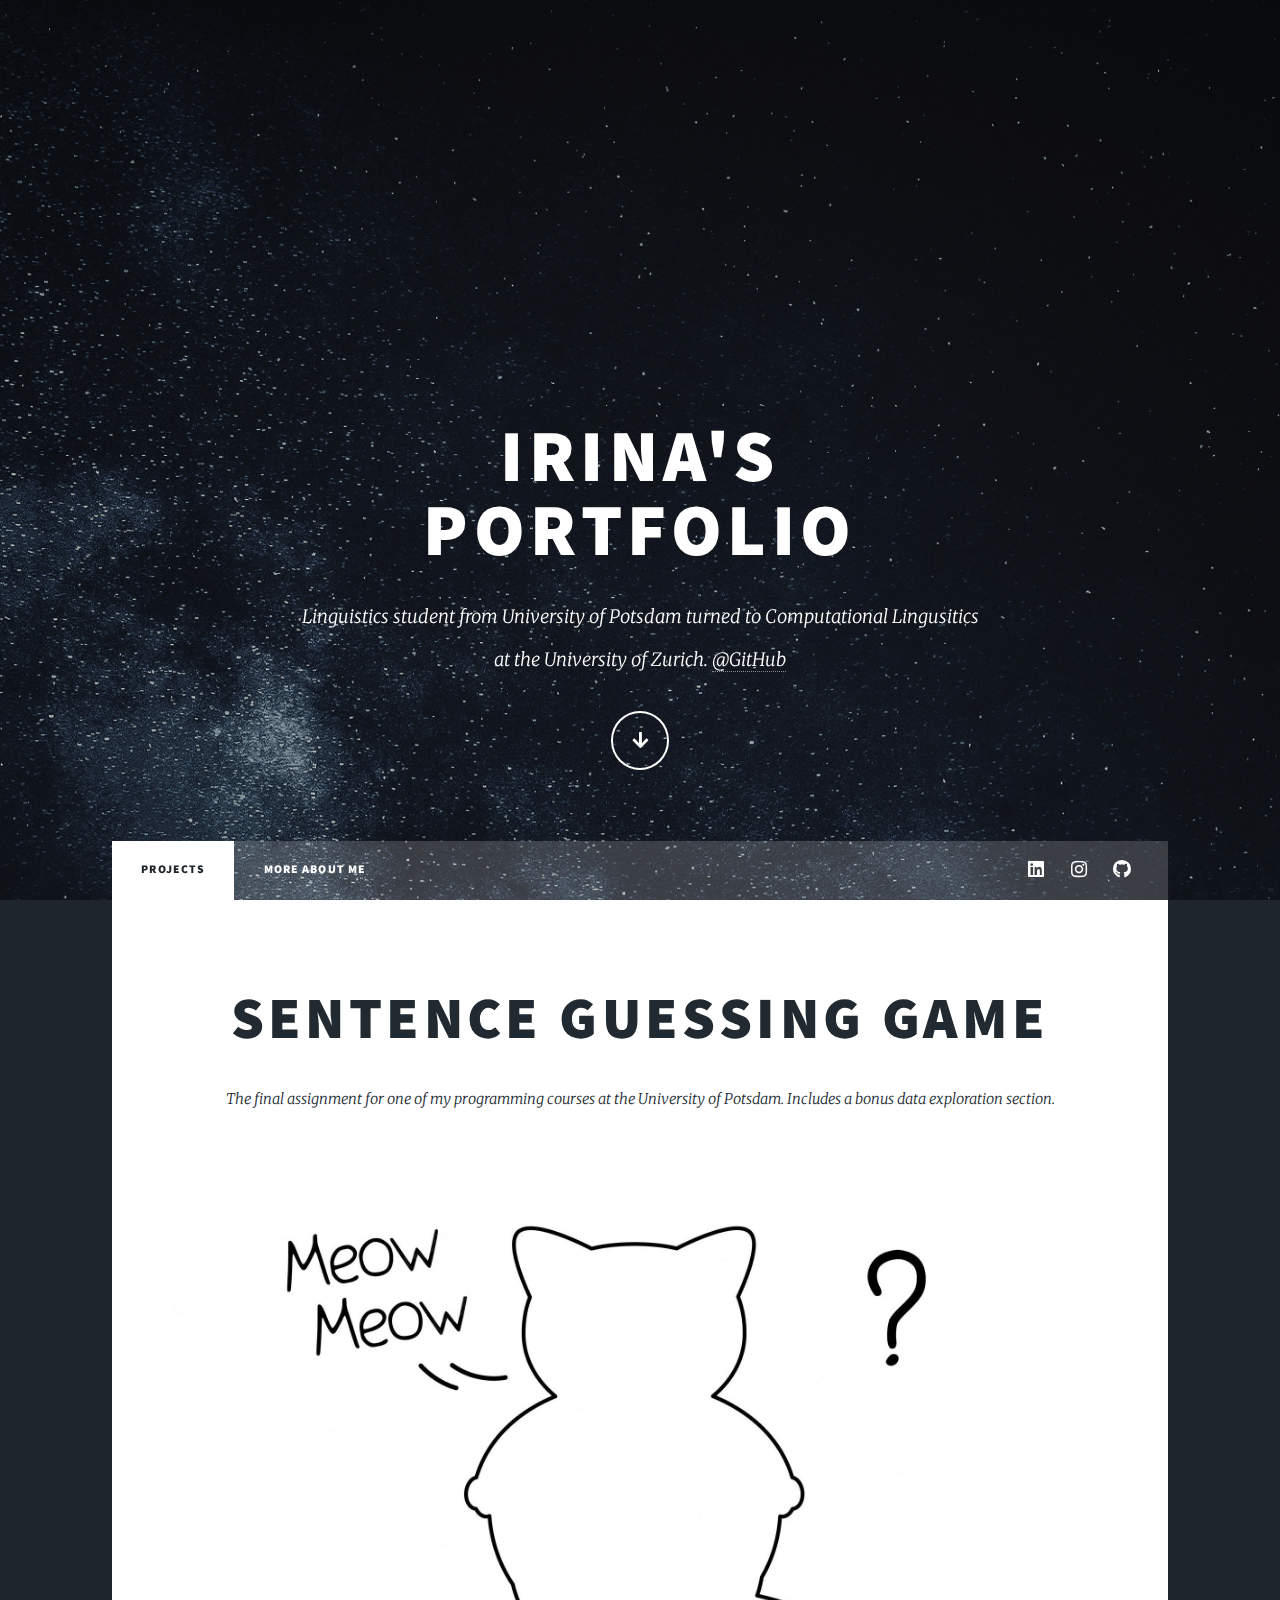
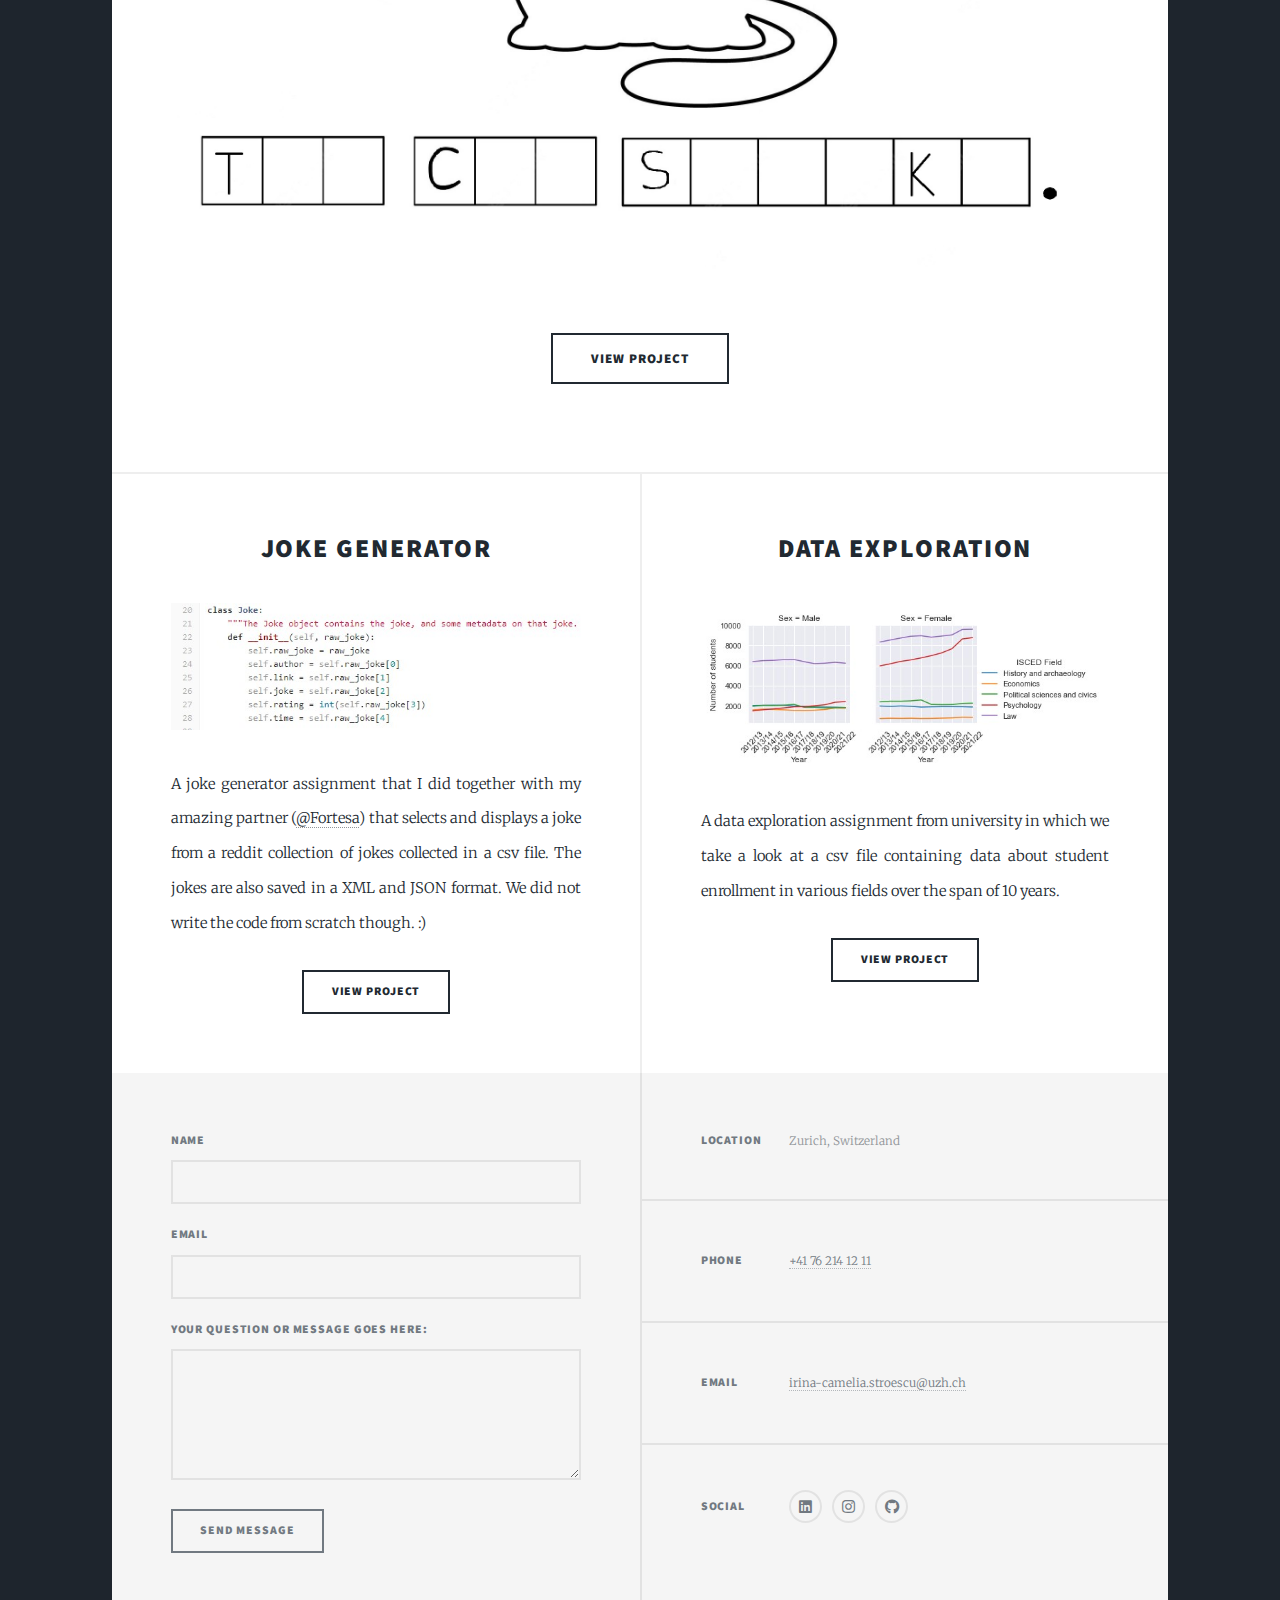
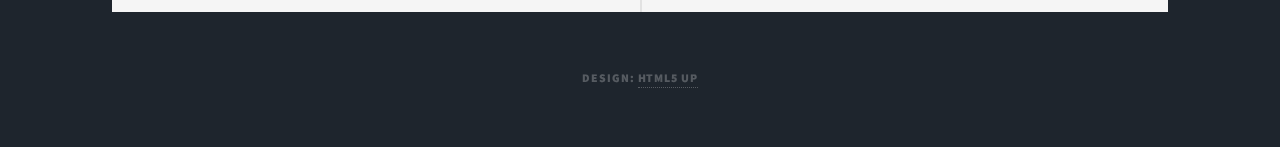
<file: index.html>
<!DOCTYPE HTML>
<!--
	Massively by HTML5 UP
	html5up.net | @ajlkn
	Free for personal and commercial use under the CCA 3.0 license (html5up.net/license)
-->
<html>
	<head>
		<title>Irina's Portfolio </title>
		<meta charset="utf-8" />
		<meta name="viewport" content="width=device-width, initial-scale=1, user-scalable=no" />
		<link rel="stylesheet" href="assets/css/main.css" />
		<noscript><link rel="stylesheet" href="assets/css/noscript.css" /></noscript>
	</head>
	<body class="is-preload">

		<!-- Wrapper -->
			<div id="wrapper" class="fade-in">

				<!-- Intro -->
					<div id="intro">
						<h1>Irina's<br />
						Portfolio</h1>
						<p>Linguistics student from University of Potsdam turned to Computational Lingusitics </br> at the University of Zurich. <a href="https://github.com/Hiraiu">@GitHub</a></p>
						<ul class="actions">
							<li><a href="#header" class="button icon solid solo fa-arrow-down scrolly">Continue</a></li>
						</ul>
					</div>

				<!-- Header -->
					<header id="header">
						<a href="index.html" class="logo">Portfolio</a>
					</header>

				<!-- Nav -->
					<nav id="nav">
						<ul class="links">
							<li class="active"><a href="index.html">Projects</a></li>
							<li><a href="generic.html">More about me</a></li>
						</ul>
						<ul class="icons">
							<li><a href="https://www.linkedin.com/in/irina-stroescu/" class="icon brands alt fa-linkedin"><span class="label">Linkedin</span></a></li>
							<li><a href="https://www.instagram.com/str.irina/" class="icon brands fa-instagram"><span class="label">Instagram</span></a></li>
							<li><a href="https://github.com/Hiraiu" class="icon brands fa-github"><span class="label">GitHub</span></a></li>
						</ul>
					</nav>

				<!-- Main -->
					<div id="main">

						<!-- Featured Post -->
							<article class="post featured">
								<header class="major">
									<h2><a href="#"> Sentence guessing game</a></h2>
									<p>The final assignment for one of my programming courses at the University of Potsdam. Includes a bonus data exploration section. </p>
								</header>
								<a class="image main"><img src="images/catguess.jpg" alt="" /></a>
								<ul class="actions special">
									<li><a href="https://github.com/Hiraiu/SentenceGuessingGame" class="button large">View project</a></li>
								</ul>
							</article>

						<!-- Posts -->
							<section class="posts">
								<article>
									<header>
										<h2><a href="https://github.com/Hiraiu/JokeGenerator">Joke Generator</a></h2>
									</header>
									<a class="image fit"><img src="images/joke.jpg" alt="a snippet of code" /></a>
									<p> A joke generator assignment that I did together with my amazing partner (<a href="https://gitlab.uzh.ch/fortesa.zeqiri">@Fortesa</a>) that selects and displays a joke from a reddit collection of jokes collected in a csv file. The jokes are also saved in a XML and JSON format. We did not write the code from scratch though. :) 
										 </p>
									<ul class="actions special">
										<li><a href="#" class="button">View Project</a></li>
									</ul>
								</article>
								<article>
									<header>
										<h2><a href="#">Data exploration</a></h2>
									</header>
									<a class="image fit"><img src="images/plots.jpg" alt="" /></a>
									<p> A data exploration assignment from university in which we take a look at a csv file containing data about student enrollment in various fields over the span of 10 years.</p>
									<ul class="actions special">
										<li><a href="https://github.com/Hiraiu/DataExploration" class="button">View Project</a></li>
									</ul>
								</article>
							</section>
					</div>

				<!-- Footer -->
					<footer id="footer">
						<section>
							<form method="post" action="#">
								<div class="fields">
									<div class="field">
										<label for="name">Name</label>
										<input type="text" name="name" id="name" />
									</div>
									<div class="field">
										<label for="email">Email</label>
										<input type="text" name="email" id="email" />
									</div>
									<div class="field">
										<label for="message">Your question or message goes here:</label>
										<textarea name="message" id="message" rows="3"></textarea>
									</div>
								</div>
								<ul class="actions">
									<li><input type="submit" value="Send Message" /></li>
								</ul>
							</form>
						</section>
						<section class="split contact">
							<section class="alt">
								<h3>Location</h3>
								<p>Zurich, Switzerland</p>
							</section>
							<section>
								<h3>Phone</h3>
								<p><a href="#">+41 76 214 12 11</a></p>
							</section>
							<section>
								<h3>Email</h3>
								<p><a href="#">irina-camelia.stroescu@uzh.ch</a></p>
							</section>
							<section>
								<h3>Social</h3>
								<ul class="icons alt">
									<li><a href="https://www.linkedin.com/in/irina-stroescu/" class="icon brands alt fa-linkedin"><span class="label">Linkedin</span></a></li>
									<li><a href="https://www.instagram.com/str.irina/" class="icon brands alt fa-instagram"><span class="label">Instagram</span></a></li>
									<li><a href="https://github.com/Hiraiu" class="icon brands alt fa-github"><span class="label">GitHub</span></a></li>
								</ul>
							</section>
						</section>
					</footer>

				<!-- Copyright -->
					<div id="copyright">
						<ul><li>Design: <a href="https://html5up.net">HTML5 UP</a></li></ul>
					</div>

			</div>

		<!-- Scripts -->
			<script src="assets/js/jquery.min.js"></script>
			<script src="assets/js/jquery.scrollex.min.js"></script>
			<script src="assets/js/jquery.scrolly.min.js"></script>
			<script src="assets/js/browser.min.js"></script>
			<script src="assets/js/breakpoints.min.js"></script>
			<script src="assets/js/util.js"></script>
			<script src="assets/js/main.js"></script>

	</body>
</html>
</file>
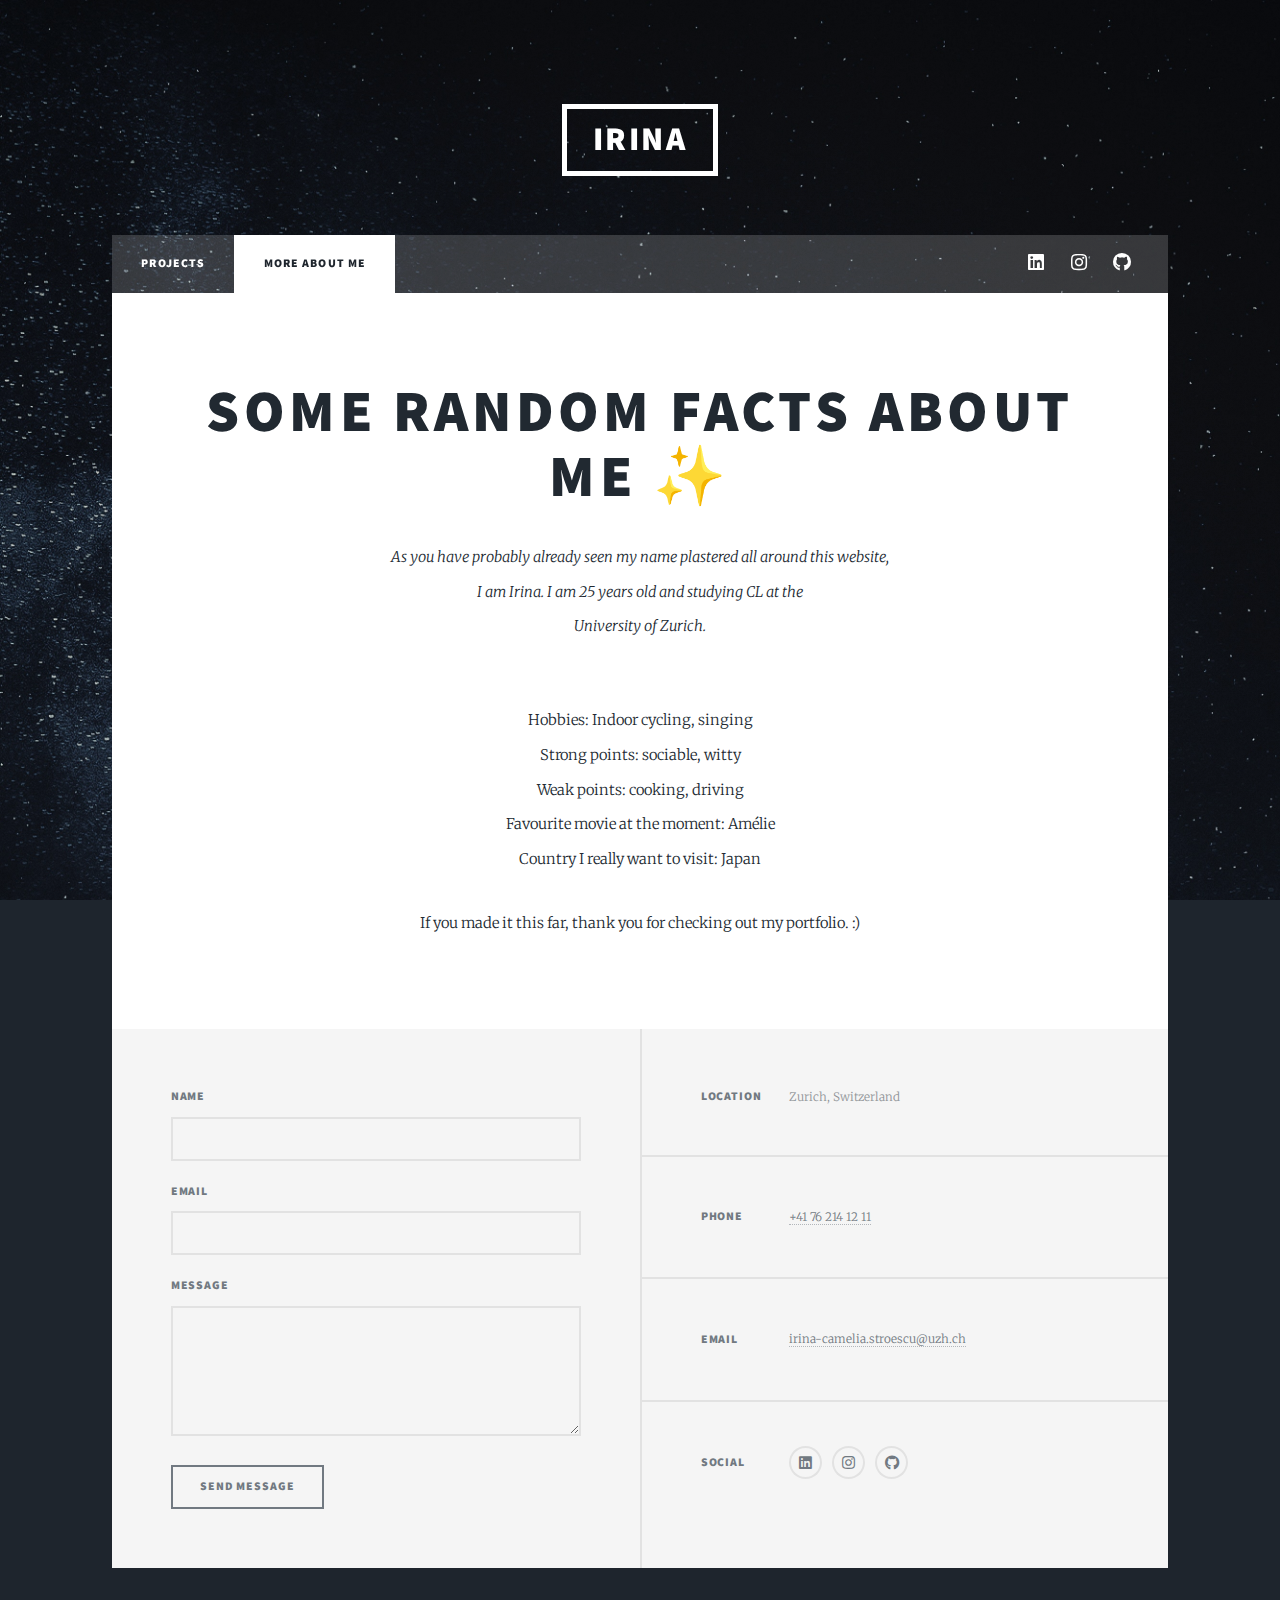
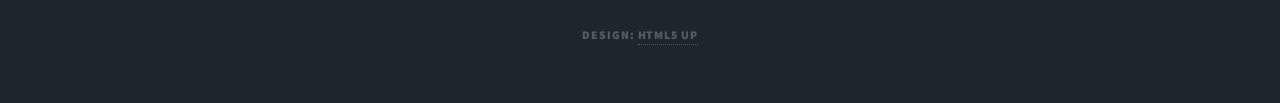
<file: generic.html>
<!DOCTYPE HTML>
<!--
	Massively by HTML5 UP
	html5up.net | @ajlkn
	Free for personal and commercial use under the CCA 3.0 license (html5up.net/license)
-->
<html>
	<head>
		<title>About me</title>
		<meta charset="utf-8" />
		<meta name="viewport" content="width=device-width, initial-scale=1, user-scalable=no" />
		<link rel="stylesheet" href="assets/css/main.css" />
		<noscript><link rel="stylesheet" href="assets/css/noscript.css" /></noscript>
	</head>
	<body class="is-preload">

		<!-- Wrapper -->
			<div id="wrapper">

				<!-- Header -->
					<header id="header">
						<a href="index.html" class="logo">Irina</a>
					</header>

				<!-- Nav -->
					<nav id="nav">
						<ul class="links">
							<li><a href="index.html">Projects</a></li>
							<li class="active"><a href="generic.html">More about me</a></li>

						</ul>
						<ul class="icons">
							<li><a href="https://www.linkedin.com/in/irina-stroescu/" class="icon brands alt fa-linkedin"><span class="label">Linkedin</span></a></li>
							<li><a href="https://www.instagram.com/str.irina/" class="icon brands fa-instagram"><span class="label">Instagram</span></a></li>
							<li><a href="https://github.com/Hiraiu" class="icon brands fa-github"><span class="label">GitHub</span></a></li>
						</ul>
					</nav>

				<!-- Main -->
					<div id="main">

						<!-- Post -->
							<section class="post">
								<header class="major">
									<h2>Some random facts about me &#10024;</h2>
									<p>As you have probably already seen my name plastered all around this website,<br />
									I am Irina. I am 25 years old and studying CL at the <br />
									University of Zurich.</p>
								</header>
								<p style="text-align:center"> Hobbies: Indoor cycling, singing</br>
								    Strong points: sociable, witty</br>
								    Weak points: cooking, driving</br>
									Favourite movie at the moment: Amélie </br>
									Country I really want to visit: Japan
								</p> 
								<p style="text-align:center"> If you made it this far, thank you for checking out my portfolio. :)</p>
							</section>

					</div>

				<!-- Footer -->
					<footer id="footer">
						<section>
							<form method="post" action="#">
								<div class="fields">
									<div class="field">
										<label for="name">Name</label>
										<input type="text" name="name" id="name" />
									</div>
									<div class="field">
										<label for="email">Email</label>
										<input type="text" name="email" id="email" />
									</div>
									<div class="field">
										<label for="message">Message</label>
										<textarea name="message" id="message" rows="3"></textarea>
									</div>
								</div>
								<ul class="actions">
									<li><input type="submit" value="Send Message" /></li>
								</ul>
							</form>
						</section>
						<section class="split contact">
							<section class="alt">
								<h3>Location</h3>
								<p>Zurich, Switzerland</p>
							</section>
							<section>
								<h3>Phone</h3>
								<p><a href="#">+41 76 214 12 11</a></p>
							</section>
							<section>
								<h3>Email</h3>
								<p><a href="#">irina-camelia.stroescu@uzh.ch</a></p>
							</section>
							<section>
								<h3>Social</h3>
								<ul class="icons alt">
									<li><a href="https://www.linkedin.com/in/irina-stroescu/" class="icon brands alt fa-linkedin"><span class="label">Linkedin</span></a></li>
									<li><a href="https://www.instagram.com/str.irina/" class="icon brands fa-instagram"><span class="label">Instagram</span></a></li>
									<li><a href="https://github.com/Hiraiu" class="icon brands fa-github"><span class="label">GitHub</span></a></li>
								</ul>
							</section>
						</section>
					</footer>

				<!-- Copyright -->
					<div id="copyright">
						<ul><li>Design: <a href="https://html5up.net">HTML5 UP</a></li></ul>
					</div>

			</div>

		<!-- Scripts -->
			<script src="assets/js/jquery.min.js"></script>
			<script src="assets/js/jquery.scrollex.min.js"></script>
			<script src="assets/js/jquery.scrolly.min.js"></script>
			<script src="assets/js/browser.min.js"></script>
			<script src="assets/js/breakpoints.min.js"></script>
			<script src="assets/js/util.js"></script>
			<script src="assets/js/main.js"></script>

	</body>
</html>
</file>
<file: assets/css/main.css>
@import url(fontawesome-all.min.css);
@import url("https://fonts.googleapis.com/css?family=Merriweather:300,700,300italic,700italic|Source+Sans+Pro:900");

/*
	Massively by HTML5 UP
	html5up.net | @ajlkn
	Free for personal and commercial use under the CCA 3.0 license (html5up.net/license)
*/

html, body, div, span, applet, object,
iframe, h1, h2, h3, h4, h5, h6, p, blockquote,
pre, a, abbr, acronym, address, big, cite,
code, del, dfn, em, img, ins, kbd, q, s, samp,
small, strike, strong, sub, sup, tt, var, b,
u, i, center, dl, dt, dd, ol, ul, li, fieldset,
form, label, legend, table, caption, tbody,
tfoot, thead, tr, th, td, article, aside,
canvas, details, embed, figure, figcaption,
footer, header, hgroup, menu, nav, output, ruby,
section, summary, time, mark, audio, video {
	margin: 0;
	padding: 0;
	border: 0;
	font-size: 100%;
	font: inherit;
	vertical-align: baseline;}

article, aside, details, figcaption, figure,
footer, header, hgroup, menu, nav, section {
	display: block;}

body {
	line-height: 1;
}

ol, ul {
	list-style: none;
}

blockquote, q {
	quotes: none;
}

	blockquote:before, blockquote:after, q:before, q:after {
		content: '';
		content: none;
	}

table {
	border-collapse: collapse;
	border-spacing: 0;
}

body {
	-webkit-text-size-adjust: none;
}

mark {
	background-color: transparent;
	color: inherit;
}

input::-moz-focus-inner {
	border: 0;
	padding: 0;
}

input, select, textarea {
	-moz-appearance: none;
	-webkit-appearance: none;
	-ms-appearance: none;
	appearance: none;
}

/* Basic */

	@-ms-viewport {
		width: device-width;
	}

	body {
		-ms-overflow-style: scrollbar;
	}

	@media screen and (max-width: 480px) {

		html, body {
			min-width: 320px;
		}

	}

	html {
		box-sizing: border-box;
	}

	*, *:before, *:after {
		box-sizing: inherit;
	}

	body {
		background-color: #1e252d;
	}

		body.is-preload *, body.is-preload *:before, body.is-preload *:after {
			-moz-animation: none !important;
			-webkit-animation: none !important;
			-ms-animation: none !important;
			animation: none !important;
			-moz-transition: none !important;
			-webkit-transition: none !important;
			-ms-transition: none !important;
			transition: none !important;
		}

/* Type */

	html {
		font-size: 16pt;
	}

		@media screen and (max-width: 1680px) {

			html {
				font-size: 12pt;
			}

		}

		@media screen and (max-width: 1280px) {

			html {
				font-size: 11pt;
			}

		}

		@media screen and (max-width: 360px) {

			html {
				font-size: 10pt;
			}

		}

	body {
		color: #212931;
	}

	body, input, select, textarea {
		font-family: "Merriweather", Georgia, serif;
		font-weight: 300;
		font-size: 1rem;
		line-height: 2.375;
	}

	a {
		-moz-transition: color 0.2s ease-in-out, background-color 0.2s ease-in-out, border-color 0.2s ease-in-out, box-shadow 0.2s ease-in-out;
		-webkit-transition: color 0.2s ease-in-out, background-color 0.2s ease-in-out, border-color 0.2s ease-in-out, box-shadow 0.2s ease-in-out;
		-ms-transition: color 0.2s ease-in-out, background-color 0.2s ease-in-out, border-color 0.2s ease-in-out, box-shadow 0.2s ease-in-out;
		transition: color 0.2s ease-in-out, background-color 0.2s ease-in-out, border-color 0.2s ease-in-out, box-shadow 0.2s ease-in-out;
		border-bottom: dotted 1px;
		text-decoration: none;
	}

		a:hover {
			border-bottom-color: transparent;
		}

	strong, b {
		font-weight: 600;
	}

	em, i {
		font-style: italic;
	}

	p {
		text-align: justify;
		margin: 0 0 2rem 0;
	}

	h1, h2, h3, h4, h5, h6 {
		font-family: "Source Sans Pro", Helvetica, sans-serif;
		font-weight: 900;
		line-height: 1.5;
		letter-spacing: 0.075em;
		text-transform: uppercase;
		margin: 0 0 1rem 0;
	}

		h1 a, h2 a, h3 a, h4 a, h5 a, h6 a {
			border-bottom: 0;
			color: inherit;
			text-decoration: none;
		}

	h1 {
		font-size: 4rem;
		line-height: 1.1;
		margin: 0 0 2rem 0;
	}

	h2 {
		font-size: 1.75rem;
		line-height: 1.3;
		margin: 0 0 1.5rem 0;
	}

	h3 {
		font-size: 1.25rem;
		margin: 0 0 1.5rem 0;
	}

	h4 {
		font-size: 1rem;
	}

	h5 {
		font-size: 0.9rem;
	}

	h6 {
		font-size: 0.8rem;
	}

	sub {
		font-size: 0.8rem;
		position: relative;
		top: 0.5rem;
	}

	sup {
		font-size: 0.8rem;
		position: relative;
		top: -0.5rem;
	}

	blockquote {
		border-left: solid 4px;
		font-style: italic;
		margin: 0 0 2rem 0;
		padding: 0.5rem 0 0.5rem 2rem;
	}

	code {
		border: solid 2px;
		font-family: "Courier New", monospace;
		font-size: 0.9rem;
		margin: 0 0.25rem;
		padding: 0.25rem 0.65rem;
	}

	pre {
		-webkit-overflow-scrolling: touch;
		font-family: "Courier New", monospace;
		font-size: 0.9rem;
		margin: 0 0 2rem 0;
	}

		pre code {
			display: block;
			line-height: 1.75;
			padding: 1rem 1.5rem;
			overflow-x: auto;
		}

	hr {
		border: 0;
		border-bottom: solid 2px;
		margin: 3rem 0;
	}

		hr.major {
			margin: 5rem 0;
		}

	.align-left {
		text-align: left;
	}

	.align-center {
		text-align: center;
	}

	.align-right {
		text-align: right;
	}

	input, select, textarea {
		color: #212931;
	}

	a {
		color: #212931;
		border-bottom-color: rgba(33, 41, 49, 0.5);
	}

		a:hover {
			border-bottom-color: transparent;
			color: #18bfef !important;
		}

	strong, b {
		color: #212931;
	}

	h1, h2, h3, h4, h5, h6 {
		color: #212931;
	}

	blockquote {
		border-left-color: #eeeeee;
	}

	code {
		background: rgba(220, 220, 220, 0.25);
		border-color: #eeeeee;
	}

	hr {
		border-bottom-color: #eeeeee;
	}

/* Row */

	.row {
		display: flex;
		flex-wrap: wrap;
		box-sizing: border-box;
		align-items: stretch;
	}

		.row > * {
			box-sizing: border-box;
		}

		.row.gtr-uniform > * > :last-child {
			margin-bottom: 0;
		}

		.row.aln-left {
			justify-content: flex-start;
		}

		.row.aln-center {
			justify-content: center;
		}

		.row.aln-right {
			justify-content: flex-end;
		}

		.row.aln-top {
			align-items: flex-start;
		}

		.row.aln-middle {
			align-items: center;
		}

		.row.aln-bottom {
			align-items: flex-end;
		}

		.row > .imp {
			order: -1;
		}

		.row > .col-1 {
			width: 8.33333%;
		}

		.row > .off-1 {
			margin-left: 8.33333%;
		}

		.row > .col-2 {
			width: 16.66667%;
		}

		.row > .off-2 {
			margin-left: 16.66667%;
		}

		.row > .col-3 {
			width: 25%;
		}

		.row > .off-3 {
			margin-left: 25%;
		}

		.row > .col-4 {
			width: 33.33333%;
		}

		.row > .off-4 {
			margin-left: 33.33333%;
		}

		.row > .col-5 {
			width: 41.66667%;
		}

		.row > .off-5 {
			margin-left: 41.66667%;
		}

		.row > .col-6 {
			width: 50%;
		}

		.row > .off-6 {
			margin-left: 50%;
		}

		.row > .col-7 {
			width: 58.33333%;
		}

		.row > .off-7 {
			margin-left: 58.33333%;
		}

		.row > .col-8 {
			width: 66.66667%;
		}

		.row > .off-8 {
			margin-left: 66.66667%;
		}

		.row > .col-9 {
			width: 75%;
		}

		.row > .off-9 {
			margin-left: 75%;
		}

		.row > .col-10 {
			width: 83.33333%;
		}

		.row > .off-10 {
			margin-left: 83.33333%;
		}

		.row > .col-11 {
			width: 91.66667%;
		}

		.row > .off-11 {
			margin-left: 91.66667%;
		}

		.row > .col-12 {
			width: 100%;
		}

		.row > .off-12 {
			margin-left: 100%;
		}

		.row.gtr-0 {
			margin-top: 0;
			margin-left: 0rem;
		}

			.row.gtr-0 > * {
				padding: 0 0 0 0rem;
			}

			.row.gtr-0.gtr-uniform {
				margin-top: 0rem;
			}

				.row.gtr-0.gtr-uniform > * {
					padding-top: 0rem;
				}

		.row.gtr-25 {
			margin-top: 0;
			margin-left: -0.375rem;
		}

			.row.gtr-25 > * {
				padding: 0 0 0 0.375rem;
			}

			.row.gtr-25.gtr-uniform {
				margin-top: -0.375rem;
			}

				.row.gtr-25.gtr-uniform > * {
					padding-top: 0.375rem;
				}

		.row.gtr-50 {
			margin-top: 0;
			margin-left: -0.75rem;
		}

			.row.gtr-50 > * {
				padding: 0 0 0 0.75rem;
			}

			.row.gtr-50.gtr-uniform {
				margin-top: -0.75rem;
			}

				.row.gtr-50.gtr-uniform > * {
					padding-top: 0.75rem;
				}

		.row {
			margin-top: 0;
			margin-left: -1.5rem;
		}

			.row > * {
				padding: 0 0 0 1.5rem;
			}

			.row.gtr-uniform {
				margin-top: -1.5rem;
			}

				.row.gtr-uniform > * {
					padding-top: 1.5rem;
				}

		.row.gtr-150 {
			margin-top: 0;
			margin-left: -2.25rem;
		}

			.row.gtr-150 > * {
				padding: 0 0 0 2.25rem;
			}

			.row.gtr-150.gtr-uniform {
				margin-top: -2.25rem;
			}

				.row.gtr-150.gtr-uniform > * {
					padding-top: 2.25rem;
				}

		.row.gtr-200 {
			margin-top: 0;
			margin-left: -3rem;
		}

			.row.gtr-200 > * {
				padding: 0 0 0 3rem;
			}

			.row.gtr-200.gtr-uniform {
				margin-top: -3rem;
			}

				.row.gtr-200.gtr-uniform > * {
					padding-top: 3rem;
				}

		@media screen and (max-width: 1680px) {

			.row {
				display: flex;
				flex-wrap: wrap;
				box-sizing: border-box;
				align-items: stretch;
			}

				.row > * {
					box-sizing: border-box;
				}

				.row.gtr-uniform > * > :last-child {
					margin-bottom: 0;
				}

				.row.aln-left {
					justify-content: flex-start;
				}

				.row.aln-center {
					justify-content: center;
				}

				.row.aln-right {
					justify-content: flex-end;
				}

				.row.aln-top {
					align-items: flex-start;
				}

				.row.aln-middle {
					align-items: center;
				}

				.row.aln-bottom {
					align-items: flex-end;
				}

				.row > .imp-xlarge {
					order: -1;
				}

				.row > .col-1-xlarge {
					width: 8.33333%;
				}

				.row > .off-1-xlarge {
					margin-left: 8.33333%;
				}

				.row > .col-2-xlarge {
					width: 16.66667%;
				}

				.row > .off-2-xlarge {
					margin-left: 16.66667%;
				}

				.row > .col-3-xlarge {
					width: 25%;
				}

				.row > .off-3-xlarge {
					margin-left: 25%;
				}

				.row > .col-4-xlarge {
					width: 33.33333%;
				}

				.row > .off-4-xlarge {
					margin-left: 33.33333%;
				}

				.row > .col-5-xlarge {
					width: 41.66667%;
				}

				.row > .off-5-xlarge {
					margin-left: 41.66667%;
				}

				.row > .col-6-xlarge {
					width: 50%;
				}

				.row > .off-6-xlarge {
					margin-left: 50%;
				}

				.row > .col-7-xlarge {
					width: 58.33333%;
				}

				.row > .off-7-xlarge {
					margin-left: 58.33333%;
				}

				.row > .col-8-xlarge {
					width: 66.66667%;
				}

				.row > .off-8-xlarge {
					margin-left: 66.66667%;
				}

				.row > .col-9-xlarge {
					width: 75%;
				}

				.row > .off-9-xlarge {
					margin-left: 75%;
				}

				.row > .col-10-xlarge {
					width: 83.33333%;
				}

				.row > .off-10-xlarge {
					margin-left: 83.33333%;
				}

				.row > .col-11-xlarge {
					width: 91.66667%;
				}

				.row > .off-11-xlarge {
					margin-left: 91.66667%;
				}

				.row > .col-12-xlarge {
					width: 100%;
				}

				.row > .off-12-xlarge {
					margin-left: 100%;
				}

				.row.gtr-0 {
					margin-top: 0;
					margin-left: 0rem;
				}

					.row.gtr-0 > * {
						padding: 0 0 0 0rem;
					}

					.row.gtr-0.gtr-uniform {
						margin-top: 0rem;
					}

						.row.gtr-0.gtr-uniform > * {
							padding-top: 0rem;
						}

				.row.gtr-25 {
					margin-top: 0;
					margin-left: -0.375rem;
				}

					.row.gtr-25 > * {
						padding: 0 0 0 0.375rem;
					}

					.row.gtr-25.gtr-uniform {
						margin-top: -0.375rem;
					}

						.row.gtr-25.gtr-uniform > * {
							padding-top: 0.375rem;
						}

				.row.gtr-50 {
					margin-top: 0;
					margin-left: -0.75rem;
				}

					.row.gtr-50 > * {
						padding: 0 0 0 0.75rem;
					}

					.row.gtr-50.gtr-uniform {
						margin-top: -0.75rem;
					}

						.row.gtr-50.gtr-uniform > * {
							padding-top: 0.75rem;
						}

				.row {
					margin-top: 0;
					margin-left: -1.5rem;
				}

					.row > * {
						padding: 0 0 0 1.5rem;
					}

					.row.gtr-uniform {
						margin-top: -1.5rem;
					}

						.row.gtr-uniform > * {
							padding-top: 1.5rem;
						}

				.row.gtr-150 {
					margin-top: 0;
					margin-left: -2.25rem;
				}

					.row.gtr-150 > * {
						padding: 0 0 0 2.25rem;
					}

					.row.gtr-150.gtr-uniform {
						margin-top: -2.25rem;
					}

						.row.gtr-150.gtr-uniform > * {
							padding-top: 2.25rem;
						}

				.row.gtr-200 {
					margin-top: 0;
					margin-left: -3rem;
				}

					.row.gtr-200 > * {
						padding: 0 0 0 3rem;
					}

					.row.gtr-200.gtr-uniform {
						margin-top: -3rem;
					}

						.row.gtr-200.gtr-uniform > * {
							padding-top: 3rem;
						}

		}

		@media screen and (max-width: 1280px) {

			.row {
				display: flex;
				flex-wrap: wrap;
				box-sizing: border-box;
				align-items: stretch;
			}

				.row > * {
					box-sizing: border-box;
				}

				.row.gtr-uniform > * > :last-child {
					margin-bottom: 0;
				}

				.row.aln-left {
					justify-content: flex-start;
				}

				.row.aln-center {
					justify-content: center;
				}

				.row.aln-right {
					justify-content: flex-end;
				}

				.row.aln-top {
					align-items: flex-start;
				}

				.row.aln-middle {
					align-items: center;
				}

				.row.aln-bottom {
					align-items: flex-end;
				}

				.row > .imp-large {
					order: -1;
				}

				.row > .col-1-large {
					width: 8.33333%;
				}

				.row > .off-1-large {
					margin-left: 8.33333%;
				}

				.row > .col-2-large {
					width: 16.66667%;
				}

				.row > .off-2-large {
					margin-left: 16.66667%;
				}

				.row > .col-3-large {
					width: 25%;
				}

				.row > .off-3-large {
					margin-left: 25%;
				}

				.row > .col-4-large {
					width: 33.33333%;
				}

				.row > .off-4-large {
					margin-left: 33.33333%;
				}

				.row > .col-5-large {
					width: 41.66667%;
				}

				.row > .off-5-large {
					margin-left: 41.66667%;
				}

				.row > .col-6-large {
					width: 50%;
				}

				.row > .off-6-large {
					margin-left: 50%;
				}

				.row > .col-7-large {
					width: 58.33333%;
				}

				.row > .off-7-large {
					margin-left: 58.33333%;
				}

				.row > .col-8-large {
					width: 66.66667%;
				}

				.row > .off-8-large {
					margin-left: 66.66667%;
				}

				.row > .col-9-large {
					width: 75%;
				}

				.row > .off-9-large {
					margin-left: 75%;
				}

				.row > .col-10-large {
					width: 83.33333%;
				}

				.row > .off-10-large {
					margin-left: 83.33333%;
				}

				.row > .col-11-large {
					width: 91.66667%;
				}

				.row > .off-11-large {
					margin-left: 91.66667%;
				}

				.row > .col-12-large {
					width: 100%;
				}

				.row > .off-12-large {
					margin-left: 100%;
				}

				.row.gtr-0 {
					margin-top: 0;
					margin-left: 0rem;
				}

					.row.gtr-0 > * {
						padding: 0 0 0 0rem;
					}

					.row.gtr-0.gtr-uniform {
						margin-top: 0rem;
					}

						.row.gtr-0.gtr-uniform > * {
							padding-top: 0rem;
						}

				.row.gtr-25 {
					margin-top: 0;
					margin-left: -0.375rem;
				}

					.row.gtr-25 > * {
						padding: 0 0 0 0.375rem;
					}

					.row.gtr-25.gtr-uniform {
						margin-top: -0.375rem;
					}

						.row.gtr-25.gtr-uniform > * {
							padding-top: 0.375rem;
						}

				.row.gtr-50 {
					margin-top: 0;
					margin-left: -0.75rem;
				}

					.row.gtr-50 > * {
						padding: 0 0 0 0.75rem;
					}

					.row.gtr-50.gtr-uniform {
						margin-top: -0.75rem;
					}

						.row.gtr-50.gtr-uniform > * {
							padding-top: 0.75rem;
						}

				.row {
					margin-top: 0;
					margin-left: -1.5rem;
				}

					.row > * {
						padding: 0 0 0 1.5rem;
					}

					.row.gtr-uniform {
						margin-top: -1.5rem;
					}

						.row.gtr-uniform > * {
							padding-top: 1.5rem;
						}

				.row.gtr-150 {
					margin-top: 0;
					margin-left: -2.25rem;
				}

					.row.gtr-150 > * {
						padding: 0 0 0 2.25rem;
					}

					.row.gtr-150.gtr-uniform {
						margin-top: -2.25rem;
					}

						.row.gtr-150.gtr-uniform > * {
							padding-top: 2.25rem;
						}

				.row.gtr-200 {
					margin-top: 0;
					margin-left: -3rem;
				}

					.row.gtr-200 > * {
						padding: 0 0 0 3rem;
					}

					.row.gtr-200.gtr-uniform {
						margin-top: -3rem;
					}

						.row.gtr-200.gtr-uniform > * {
							padding-top: 3rem;
						}

		}

		@media screen and (max-width: 980px) {

			.row {
				display: flex;
				flex-wrap: wrap;
				box-sizing: border-box;
				align-items: stretch;
			}

				.row > * {
					box-sizing: border-box;
				}

				.row.gtr-uniform > * > :last-child {
					margin-bottom: 0;
				}

				.row.aln-left {
					justify-content: flex-start;
				}

				.row.aln-center {
					justify-content: center;
				}

				.row.aln-right {
					justify-content: flex-end;
				}

				.row.aln-top {
					align-items: flex-start;
				}

				.row.aln-middle {
					align-items: center;
				}

				.row.aln-bottom {
					align-items: flex-end;
				}

				.row > .imp-medium {
					order: -1;
				}

				.row > .col-1-medium {
					width: 8.33333%;
				}

				.row > .off-1-medium {
					margin-left: 8.33333%;
				}

				.row > .col-2-medium {
					width: 16.66667%;
				}

				.row > .off-2-medium {
					margin-left: 16.66667%;
				}

				.row > .col-3-medium {
					width: 25%;
				}

				.row > .off-3-medium {
					margin-left: 25%;
				}

				.row > .col-4-medium {
					width: 33.33333%;
				}

				.row > .off-4-medium {
					margin-left: 33.33333%;
				}

				.row > .col-5-medium {
					width: 41.66667%;
				}

				.row > .off-5-medium {
					margin-left: 41.66667%;
				}

				.row > .col-6-medium {
					width: 50%;
				}

				.row > .off-6-medium {
					margin-left: 50%;
				}

				.row > .col-7-medium {
					width: 58.33333%;
				}

				.row > .off-7-medium {
					margin-left: 58.33333%;
				}

				.row > .col-8-medium {
					width: 66.66667%;
				}

				.row > .off-8-medium {
					margin-left: 66.66667%;
				}

				.row > .col-9-medium {
					width: 75%;
				}

				.row > .off-9-medium {
					margin-left: 75%;
				}

				.row > .col-10-medium {
					width: 83.33333%;
				}

				.row > .off-10-medium {
					margin-left: 83.33333%;
				}

				.row > .col-11-medium {
					width: 91.66667%;
				}

				.row > .off-11-medium {
					margin-left: 91.66667%;
				}

				.row > .col-12-medium {
					width: 100%;
				}

				.row > .off-12-medium {
					margin-left: 100%;
				}

				.row.gtr-0 {
					margin-top: 0;
					margin-left: 0rem;
				}

					.row.gtr-0 > * {
						padding: 0 0 0 0rem;
					}

					.row.gtr-0.gtr-uniform {
						margin-top: 0rem;
					}

						.row.gtr-0.gtr-uniform > * {
							padding-top: 0rem;
						}

				.row.gtr-25 {
					margin-top: 0;
					margin-left: -0.375rem;
				}

					.row.gtr-25 > * {
						padding: 0 0 0 0.375rem;
					}

					.row.gtr-25.gtr-uniform {
						margin-top: -0.375rem;
					}

						.row.gtr-25.gtr-uniform > * {
							padding-top: 0.375rem;
						}

				.row.gtr-50 {
					margin-top: 0;
					margin-left: -0.75rem;
				}

					.row.gtr-50 > * {
						padding: 0 0 0 0.75rem;
					}

					.row.gtr-50.gtr-uniform {
						margin-top: -0.75rem;
					}

						.row.gtr-50.gtr-uniform > * {
							padding-top: 0.75rem;
						}

				.row {
					margin-top: 0;
					margin-left: -1.5rem;
				}

					.row > * {
						padding: 0 0 0 1.5rem;
					}

					.row.gtr-uniform {
						margin-top: -1.5rem;
					}

						.row.gtr-uniform > * {
							padding-top: 1.5rem;
						}

				.row.gtr-150 {
					margin-top: 0;
					margin-left: -2.25rem;
				}

					.row.gtr-150 > * {
						padding: 0 0 0 2.25rem;
					}

					.row.gtr-150.gtr-uniform {
						margin-top: -2.25rem;
					}

						.row.gtr-150.gtr-uniform > * {
							padding-top: 2.25rem;
						}

				.row.gtr-200 {
					margin-top: 0;
					margin-left: -3rem;
				}

					.row.gtr-200 > * {
						padding: 0 0 0 3rem;
					}

					.row.gtr-200.gtr-uniform {
						margin-top: -3rem;
					}

						.row.gtr-200.gtr-uniform > * {
							padding-top: 3rem;
						}

		}

		@media screen and (max-width: 736px) {

			.row {
				display: flex;
				flex-wrap: wrap;
				box-sizing: border-box;
				align-items: stretch;
			}

				.row > * {
					box-sizing: border-box;
				}

				.row.gtr-uniform > * > :last-child {
					margin-bottom: 0;
				}

				.row.aln-left {
					justify-content: flex-start;
				}

				.row.aln-center {
					justify-content: center;
				}

				.row.aln-right {
					justify-content: flex-end;
				}

				.row.aln-top {
					align-items: flex-start;
				}

				.row.aln-middle {
					align-items: center;
				}

				.row.aln-bottom {
					align-items: flex-end;
				}

				.row > .imp-small {
					order: -1;
				}

				.row > .col-1-small {
					width: 8.33333%;
				}

				.row > .off-1-small {
					margin-left: 8.33333%;
				}

				.row > .col-2-small {
					width: 16.66667%;
				}

				.row > .off-2-small {
					margin-left: 16.66667%;
				}

				.row > .col-3-small {
					width: 25%;
				}

				.row > .off-3-small {
					margin-left: 25%;
				}

				.row > .col-4-small {
					width: 33.33333%;
				}

				.row > .off-4-small {
					margin-left: 33.33333%;
				}

				.row > .col-5-small {
					width: 41.66667%;
				}

				.row > .off-5-small {
					margin-left: 41.66667%;
				}

				.row > .col-6-small {
					width: 50%;
				}

				.row > .off-6-small {
					margin-left: 50%;
				}

				.row > .col-7-small {
					width: 58.33333%;
				}

				.row > .off-7-small {
					margin-left: 58.33333%;
				}

				.row > .col-8-small {
					width: 66.66667%;
				}

				.row > .off-8-small {
					margin-left: 66.66667%;
				}

				.row > .col-9-small {
					width: 75%;
				}

				.row > .off-9-small {
					margin-left: 75%;
				}

				.row > .col-10-small {
					width: 83.33333%;
				}

				.row > .off-10-small {
					margin-left: 83.33333%;
				}

				.row > .col-11-small {
					width: 91.66667%;
				}

				.row > .off-11-small {
					margin-left: 91.66667%;
				}

				.row > .col-12-small {
					width: 100%;
				}

				.row > .off-12-small {
					margin-left: 100%;
				}

				.row.gtr-0 {
					margin-top: 0;
					margin-left: 0rem;
				}

					.row.gtr-0 > * {
						padding: 0 0 0 0rem;
					}

					.row.gtr-0.gtr-uniform {
						margin-top: 0rem;
					}

						.row.gtr-0.gtr-uniform > * {
							padding-top: 0rem;
						}

				.row.gtr-25 {
					margin-top: 0;
					margin-left: -0.375rem;
				}

					.row.gtr-25 > * {
						padding: 0 0 0 0.375rem;
					}

					.row.gtr-25.gtr-uniform {
						margin-top: -0.375rem;
					}

						.row.gtr-25.gtr-uniform > * {
							padding-top: 0.375rem;
						}

				.row.gtr-50 {
					margin-top: 0;
					margin-left: -0.75rem;
				}

					.row.gtr-50 > * {
						padding: 0 0 0 0.75rem;
					}

					.row.gtr-50.gtr-uniform {
						margin-top: -0.75rem;
					}

						.row.gtr-50.gtr-uniform > * {
							padding-top: 0.75rem;
						}

				.row {
					margin-top: 0;
					margin-left: -1.5rem;
				}

					.row > * {
						padding: 0 0 0 1.5rem;
					}

					.row.gtr-uniform {
						margin-top: -1.5rem;
					}

						.row.gtr-uniform > * {
							padding-top: 1.5rem;
						}

				.row.gtr-150 {
					margin-top: 0;
					margin-left: -2.25rem;
				}

					.row.gtr-150 > * {
						padding: 0 0 0 2.25rem;
					}

					.row.gtr-150.gtr-uniform {
						margin-top: -2.25rem;
					}

						.row.gtr-150.gtr-uniform > * {
							padding-top: 2.25rem;
						}

				.row.gtr-200 {
					margin-top: 0;
					margin-left: -3rem;
				}

					.row.gtr-200 > * {
						padding: 0 0 0 3rem;
					}

					.row.gtr-200.gtr-uniform {
						margin-top: -3rem;
					}

						.row.gtr-200.gtr-uniform > * {
							padding-top: 3rem;
						}

		}

		@media screen and (max-width: 480px) {

			.row {
				display: flex;
				flex-wrap: wrap;
				box-sizing: border-box;
				align-items: stretch;
			}

				.row > * {
					box-sizing: border-box;
				}

				.row.gtr-uniform > * > :last-child {
					margin-bottom: 0;
				}

				.row.aln-left {
					justify-content: flex-start;
				}

				.row.aln-center {
					justify-content: center;
				}

				.row.aln-right {
					justify-content: flex-end;
				}

				.row.aln-top {
					align-items: flex-start;
				}

				.row.aln-middle {
					align-items: center;
				}

				.row.aln-bottom {
					align-items: flex-end;
				}

				.row > .imp-xsmall {
					order: -1;
				}

				.row > .col-1-xsmall {
					width: 8.33333%;
				}

				.row > .off-1-xsmall {
					margin-left: 8.33333%;
				}

				.row > .col-2-xsmall {
					width: 16.66667%;
				}

				.row > .off-2-xsmall {
					margin-left: 16.66667%;
				}

				.row > .col-3-xsmall {
					width: 25%;
				}

				.row > .off-3-xsmall {
					margin-left: 25%;
				}

				.row > .col-4-xsmall {
					width: 33.33333%;
				}

				.row > .off-4-xsmall {
					margin-left: 33.33333%;
				}

				.row > .col-5-xsmall {
					width: 41.66667%;
				}

				.row > .off-5-xsmall {
					margin-left: 41.66667%;
				}

				.row > .col-6-xsmall {
					width: 50%;
				}

				.row > .off-6-xsmall {
					margin-left: 50%;
				}

				.row > .col-7-xsmall {
					width: 58.33333%;
				}

				.row > .off-7-xsmall {
					margin-left: 58.33333%;
				}

				.row > .col-8-xsmall {
					width: 66.66667%;
				}

				.row > .off-8-xsmall {
					margin-left: 66.66667%;
				}

				.row > .col-9-xsmall {
					width: 75%;
				}

				.row > .off-9-xsmall {
					margin-left: 75%;
				}

				.row > .col-10-xsmall {
					width: 83.33333%;
				}

				.row > .off-10-xsmall {
					margin-left: 83.33333%;
				}

				.row > .col-11-xsmall {
					width: 91.66667%;
				}

				.row > .off-11-xsmall {
					margin-left: 91.66667%;
				}

				.row > .col-12-xsmall {
					width: 100%;
				}

				.row > .off-12-xsmall {
					margin-left: 100%;
				}

				.row.gtr-0 {
					margin-top: 0;
					margin-left: 0rem;
				}

					.row.gtr-0 > * {
						padding: 0 0 0 0rem;
					}

					.row.gtr-0.gtr-uniform {
						margin-top: 0rem;
					}

						.row.gtr-0.gtr-uniform > * {
							padding-top: 0rem;
						}

				.row.gtr-25 {
					margin-top: 0;
					margin-left: -0.375rem;
				}

					.row.gtr-25 > * {
						padding: 0 0 0 0.375rem;
					}

					.row.gtr-25.gtr-uniform {
						margin-top: -0.375rem;
					}

						.row.gtr-25.gtr-uniform > * {
							padding-top: 0.375rem;
						}

				.row.gtr-50 {
					margin-top: 0;
					margin-left: -0.75rem;
				}

					.row.gtr-50 > * {
						padding: 0 0 0 0.75rem;
					}

					.row.gtr-50.gtr-uniform {
						margin-top: -0.75rem;
					}

						.row.gtr-50.gtr-uniform > * {
							padding-top: 0.75rem;
						}

				.row {
					margin-top: 0;
					margin-left: -1.5rem;
				}

					.row > * {
						padding: 0 0 0 1.5rem;
					}

					.row.gtr-uniform {
						margin-top: -1.5rem;
					}

						.row.gtr-uniform > * {
							padding-top: 1.5rem;
						}

				.row.gtr-150 {
					margin-top: 0;
					margin-left: -2.25rem;
				}

					.row.gtr-150 > * {
						padding: 0 0 0 2.25rem;
					}

					.row.gtr-150.gtr-uniform {
						margin-top: -2.25rem;
					}

						.row.gtr-150.gtr-uniform > * {
							padding-top: 2.25rem;
						}

				.row.gtr-200 {
					margin-top: 0;
					margin-left: -3rem;
				}

					.row.gtr-200 > * {
						padding: 0 0 0 3rem;
					}

					.row.gtr-200.gtr-uniform {
						margin-top: -3rem;
					}

						.row.gtr-200.gtr-uniform > * {
							padding-top: 3rem;
						}

		}

		@media screen and (max-width: 360px) {

			.row {
				display: flex;
				flex-wrap: wrap;
				box-sizing: border-box;
				align-items: stretch;
			}

				.row > * {
					box-sizing: border-box;
				}

				.row.gtr-uniform > * > :last-child {
					margin-bottom: 0;
				}

				.row.aln-left {
					justify-content: flex-start;
				}

				.row.aln-center {
					justify-content: center;
				}

				.row.aln-right {
					justify-content: flex-end;
				}

				.row.aln-top {
					align-items: flex-start;
				}

				.row.aln-middle {
					align-items: center;
				}

				.row.aln-bottom {
					align-items: flex-end;
				}

				.row > .imp-xxsmall {
					order: -1;
				}

				.row > .col-1-xxsmall {
					width: 8.33333%;
				}

				.row > .off-1-xxsmall {
					margin-left: 8.33333%;
				}

				.row > .col-2-xxsmall {
					width: 16.66667%;
				}

				.row > .off-2-xxsmall {
					margin-left: 16.66667%;
				}

				.row > .col-3-xxsmall {
					width: 25%;
				}

				.row > .off-3-xxsmall {
					margin-left: 25%;
				}

				.row > .col-4-xxsmall {
					width: 33.33333%;
				}

				.row > .off-4-xxsmall {
					margin-left: 33.33333%;
				}

				.row > .col-5-xxsmall {
					width: 41.66667%;
				}

				.row > .off-5-xxsmall {
					margin-left: 41.66667%;
				}

				.row > .col-6-xxsmall {
					width: 50%;
				}

				.row > .off-6-xxsmall {
					margin-left: 50%;
				}

				.row > .col-7-xxsmall {
					width: 58.33333%;
				}

				.row > .off-7-xxsmall {
					margin-left: 58.33333%;
				}

				.row > .col-8-xxsmall {
					width: 66.66667%;
				}

				.row > .off-8-xxsmall {
					margin-left: 66.66667%;
				}

				.row > .col-9-xxsmall {
					width: 75%;
				}

				.row > .off-9-xxsmall {
					margin-left: 75%;
				}

				.row > .col-10-xxsmall {
					width: 83.33333%;
				}

				.row > .off-10-xxsmall {
					margin-left: 83.33333%;
				}

				.row > .col-11-xxsmall {
					width: 91.66667%;
				}

				.row > .off-11-xxsmall {
					margin-left: 91.66667%;
				}

				.row > .col-12-xxsmall {
					width: 100%;
				}

				.row > .off-12-xxsmall {
					margin-left: 100%;
				}

				.row.gtr-0 {
					margin-top: 0;
					margin-left: 0rem;
				}

					.row.gtr-0 > * {
						padding: 0 0 0 0rem;
					}

					.row.gtr-0.gtr-uniform {
						margin-top: 0rem;
					}

						.row.gtr-0.gtr-uniform > * {
							padding-top: 0rem;
						}

				.row.gtr-25 {
					margin-top: 0;
					margin-left: -0.375rem;
				}

					.row.gtr-25 > * {
						padding: 0 0 0 0.375rem;
					}

					.row.gtr-25.gtr-uniform {
						margin-top: -0.375rem;
					}

						.row.gtr-25.gtr-uniform > * {
							padding-top: 0.375rem;
						}

				.row.gtr-50 {
					margin-top: 0;
					margin-left: -0.75rem;
				}

					.row.gtr-50 > * {
						padding: 0 0 0 0.75rem;
					}

					.row.gtr-50.gtr-uniform {
						margin-top: -0.75rem;
					}

						.row.gtr-50.gtr-uniform > * {
							padding-top: 0.75rem;
						}

				.row {
					margin-top: 0;
					margin-left: -1.5rem;
				}

					.row > * {
						padding: 0 0 0 1.5rem;
					}

					.row.gtr-uniform {
						margin-top: -1.5rem;
					}

						.row.gtr-uniform > * {
							padding-top: 1.5rem;
						}

				.row.gtr-150 {
					margin-top: 0;
					margin-left: -2.25rem;
				}

					.row.gtr-150 > * {
						padding: 0 0 0 2.25rem;
					}

					.row.gtr-150.gtr-uniform {
						margin-top: -2.25rem;
					}

						.row.gtr-150.gtr-uniform > * {
							padding-top: 2.25rem;
						}

				.row.gtr-200 {
					margin-top: 0;
					margin-left: -3rem;
				}

					.row.gtr-200 > * {
						padding: 0 0 0 3rem;
					}

					.row.gtr-200.gtr-uniform {
						margin-top: -3rem;
					}

						.row.gtr-200.gtr-uniform > * {
							padding-top: 3rem;
						}

		}

/* Box */

	.box {
		border: solid 2px;
		margin-bottom: 2rem;
		padding: 1.5rem;
	}

		.box > :last-child,
		.box > :last-child > :last-child,
		.box > :last-child > :last-child > :last-child {
			margin-bottom: 0;
		}

		.box.alt {
			border: 0;
			border-radius: 0;
			padding: 0;
		}

	.box {
		border-color: #eeeeee;
	}

/* Button */

	input[type="submit"],
	input[type="reset"],
	input[type="button"],
	button,
	.button {
		-moz-appearance: none;
		-webkit-appearance: none;
		-ms-appearance: none;
		appearance: none;
		-moz-transition: background-color 0.2s ease-in-out, box-shadow 0.2s ease-in-out, color 0.2s ease-in-out;
		-webkit-transition: background-color 0.2s ease-in-out, box-shadow 0.2s ease-in-out, color 0.2s ease-in-out;
		-ms-transition: background-color 0.2s ease-in-out, box-shadow 0.2s ease-in-out, color 0.2s ease-in-out;
		transition: background-color 0.2s ease-in-out, box-shadow 0.2s ease-in-out, color 0.2s ease-in-out;
		border: 0;
		border-radius: 0;
		cursor: pointer;
		display: inline-block;
		font-family: "Source Sans Pro", Helvetica, sans-serif;
		font-size: 0.8rem;
		font-weight: 900;
		letter-spacing: 0.075em;
		height: 3rem;
		line-height: 3rem;
		padding: 0 2rem;
		text-align: center;
		text-decoration: none;
		text-transform: uppercase;
		white-space: nowrap;
	}

		input[type="submit"].icon:before,
		input[type="reset"].icon:before,
		input[type="button"].icon:before,
		button.icon:before,
		.button.icon:before {
			margin-right: 0.5rem;
		}

		input[type="submit"].icon.solo,
		input[type="reset"].icon.solo,
		input[type="button"].icon.solo,
		button.icon.solo,
		.button.icon.solo {
			position: relative;
			width: 4rem;
			height: 4rem;
			line-height: 4rem;
			border-radius: 4rem;
			text-indent: 4rem;
			overflow: hidden;
			padding: 0;
			white-space: nowrap;
		}

			input[type="submit"].icon.solo:before,
			input[type="reset"].icon.solo:before,
			input[type="button"].icon.solo:before,
			button.icon.solo:before,
			.button.icon.solo:before {
				position: absolute;
				display: block;
				top: 0;
				left: 0;
				width: inherit;
				height: inherit;
				line-height: inherit;
				font-size: 1.25rem;
				margin-right: 0;
				text-align: center;
				text-indent: 0;
			}

		input[type="submit"].fit,
		input[type="reset"].fit,
		input[type="button"].fit,
		button.fit,
		.button.fit {
			width: 100%;
		}

		input[type="submit"].small,
		input[type="reset"].small,
		input[type="button"].small,
		button.small,
		.button.small {
			font-size: 0.7rem;
			height: 2.5rem;
			line-height: 2.5rem;
			padding: 0 1.5rem;
		}

		input[type="submit"].large,
		input[type="reset"].large,
		input[type="button"].large,
		button.large,
		.button.large {
			font-size: 0.9rem;
			height: 3.5rem;
			line-height: 3.5rem;
			padding: 0 2.75rem;
		}

		@media screen and (max-width: 980px) {

			input[type="submit"],
			input[type="reset"],
			input[type="button"],
			button,
			.button {
				font-size: 0.9rem;
				height: 3.25rem;
				line-height: 3.25rem;
			}

				input[type="submit"].large,
				input[type="reset"].large,
				input[type="button"].large,
				button.large,
				.button.large {
					font-size: 1rem;
					height: 3.75rem;
					line-height: 3.75rem;
				}

		}

		input[type="submit"].disabled, input[type="submit"]:disabled,
		input[type="reset"].disabled,
		input[type="reset"]:disabled,
		input[type="button"].disabled,
		input[type="button"]:disabled,
		button.disabled,
		button:disabled,
		.button.disabled,
		.button:disabled {
			pointer-events: none;
			opacity: 0.25;
		}

	input[type="submit"],
	input[type="reset"],
	input[type="button"],
	button,
	.button {
		background-color: transparent;
		box-shadow: inset 0 0 0 2px #212931;
		color: #212931 !important;
	}

		input[type="submit"]:hover,
		input[type="reset"]:hover,
		input[type="button"]:hover,
		button:hover,
		.button:hover {
			box-shadow: inset 0 0 0 2px #18bfef;
			color: #18bfef !important;
		}

		input[type="submit"].primary,
		input[type="reset"].primary,
		input[type="button"].primary,
		button.primary,
		.button.primary {
			background-color: #212931;
			box-shadow: none;
			color: #ffffff !important;
		}

			input[type="submit"].primary:hover,
			input[type="reset"].primary:hover,
			input[type="button"].primary:hover,
			button.primary:hover,
			.button.primary:hover {
				background-color: #18bfef;
			}

/* Form */

	form {
		margin: 0 0 2rem 0;
	}

		form > :last-child {
			margin-bottom: 0;
		}

		form > .fields {
			display: -moz-flex;
			display: -webkit-flex;
			display: -ms-flex;
			display: flex;
			-moz-flex-wrap: wrap;
			-webkit-flex-wrap: wrap;
			-ms-flex-wrap: wrap;
			flex-wrap: wrap;
			width: calc(100% + 3rem);
			margin: -1.5rem 0 2rem -1.5rem;
		}

			form > .fields > .field {
				-moz-flex-grow: 0;
				-webkit-flex-grow: 0;
				-ms-flex-grow: 0;
				flex-grow: 0;
				-moz-flex-shrink: 0;
				-webkit-flex-shrink: 0;
				-ms-flex-shrink: 0;
				flex-shrink: 0;
				padding: 1.5rem 0 0 1.5rem;
				width: calc(100% - 1.5rem);
			}

				form > .fields > .field.half {
					width: calc(50% - 0.75rem);
				}

				form > .fields > .field.third {
					width: calc(100%/3 - 0.5rem);
				}

				form > .fields > .field.quarter {
					width: calc(25% - 0.375rem);
				}

		@media screen and (max-width: 480px) {

			form > .fields {
				width: calc(100% + 3rem);
				margin: -1.5rem 0 2rem -1.5rem;
			}

				form > .fields > .field {
					padding: 1.5rem 0 0 1.5rem;
					width: calc(100% - 1.5rem);
				}

					form > .fields > .field.half {
						width: calc(100% - 1.5rem);
					}

					form > .fields > .field.third {
						width: calc(100% - 1.5rem);
					}

					form > .fields > .field.quarter {
						width: calc(100% - 1.5rem);
					}

		}

	label {
		display: block;
		font-family: "Source Sans Pro", Helvetica, sans-serif;
		font-weight: 900;
		line-height: 1.5;
		letter-spacing: 0.075em;
		font-size: 0.8rem;
		text-transform: uppercase;
		margin: 0 0 0.75rem 0;
	}

		@media screen and (max-width: 980px) {

			label {
				font-size: 0.9rem;
			}

		}

	input[type="text"],
	input[type="password"],
	input[type="email"],
	select,
	textarea {
		-moz-appearance: none;
		-webkit-appearance: none;
		-ms-appearance: none;
		appearance: none;
		background: transparent;
		border-radius: 0;
		border: solid 2px;
		color: inherit;
		display: block;
		outline: 0;
		padding: 0 1rem;
		text-decoration: none;
		width: 100%;
	}

		input[type="text"]:invalid,
		input[type="password"]:invalid,
		input[type="email"]:invalid,
		select:invalid,
		textarea:invalid {
			box-shadow: none;
		}

	select {
		background-size: 1.25rem;
		background-repeat: no-repeat;
		background-position: calc(100% - 1rem) center;
		height: 3rem;
		padding-right: 3rem;
		text-overflow: ellipsis;
	}

		select:focus::-ms-value {
			background-color: transparent;
		}

		select::-ms-expand {
			display: none;
		}

	input[type="text"],
	input[type="password"],
	input[type="email"],
	select {
		height: 3rem;
	}

	textarea {
		padding: 0.75rem 1rem;
	}

	input[type="checkbox"],
	input[type="radio"] {
		-moz-appearance: none;
		-webkit-appearance: none;
		-ms-appearance: none;
		appearance: none;
		display: block;
		float: left;
		margin-right: -2rem;
		opacity: 0;
		width: 1rem;
		z-index: -1;
	}

		input[type="checkbox"] + label,
		input[type="radio"] + label {
			text-decoration: none;
			cursor: pointer;
			display: inline-block;
			font-size: 1rem;
			letter-spacing: 0;
			font-family: "Merriweather", Georgia, serif;
			text-transform: none;
			font-weight: 300;
			padding-left: 2.8rem;
			padding-right: 1rem;
			position: relative;
		}

			input[type="checkbox"] + label:before,
			input[type="radio"] + label:before {
				-moz-osx-font-smoothing: grayscale;
				-webkit-font-smoothing: antialiased;
				display: inline-block;
				font-style: normal;
				font-variant: normal;
				text-rendering: auto;
				line-height: 1;
				text-transform: none !important;
				font-family: 'Font Awesome 5 Free';
				font-weight: 900;
			}

			input[type="checkbox"] + label:before,
			input[type="radio"] + label:before {
				border-radius: 0;
				border: solid 2px;
				content: '';
				display: inline-block;
				font-size: 0.8rem;
				height: 1.8rem;
				left: 0;
				line-height: 1.65rem;
				position: absolute;
				text-align: center;
				top: -0.125rem;
				width: 1.8rem;
			}

		input[type="checkbox"]:checked + label:before,
		input[type="radio"]:checked + label:before {
			content: '\f00c';
		}

	input[type="checkbox"] + label:before {
		border-radius: 0;
	}

	input[type="radio"] + label:before {
		border-radius: 100%;
	}

	::-webkit-input-placeholder {
		opacity: 1.0;
	}

	:-moz-placeholder {
		opacity: 1.0;
	}

	::-moz-placeholder {
		opacity: 1.0;
	}

	:-ms-input-placeholder {
		opacity: 1.0;
	}

	label {
		color: #212931;
	}

	input[type="text"],
	input[type="password"],
	input[type="email"],
	select,
	textarea {
		border-color: #eeeeee;
	}

		input[type="text"]:focus,
		input[type="password"]:focus,
		input[type="email"]:focus,
		select:focus,
		textarea:focus {
			border-color: #18bfef;
		}

	select {
		background-image: url("data:image/svg+xml;charset=utf8,%3Csvg xmlns='http://www.w3.org/2000/svg' width='40' height='40' preserveAspectRatio='none' viewBox='0 0 40 40'%3E%3Cpath d='M9.4,12.3l10.4,10.4l10.4-10.4c0.2-0.2,0.5-0.4,0.9-0.4c0.3,0,0.6,0.1,0.9,0.4l3.3,3.3c0.2,0.2,0.4,0.5,0.4,0.9 c0,0.4-0.1,0.6-0.4,0.9L20.7,31.9c-0.2,0.2-0.5,0.4-0.9,0.4c-0.3,0-0.6-0.1-0.9-0.4L4.3,17.3c-0.2-0.2-0.4-0.5-0.4-0.9 c0-0.4,0.1-0.6,0.4-0.9l3.3-3.3c0.2-0.2,0.5-0.4,0.9-0.4S9.1,12.1,9.4,12.3z' fill='%23eeeeee' /%3E%3C/svg%3E");
	}

		select option {
			background-color: #ffffff;
			color: #212931;
		}

	.select-wrapper:before {
		color: #eeeeee;
	}

	input[type="checkbox"] + label,
	input[type="radio"] + label {
		color: #212931;
	}

		input[type="checkbox"] + label:before,
		input[type="radio"] + label:before {
			border-color: #eeeeee;
		}

	input[type="checkbox"]:checked + label:before,
	input[type="radio"]:checked + label:before {
		background-color: #212931;
		border-color: #212931;
		color: #ffffff;
	}

	input[type="checkbox"]:focus + label:before,
	input[type="radio"]:focus + label:before {
		border-color: #18bfef;
	}

	::-webkit-input-placeholder {
		color: #909498 !important;
	}

	:-moz-placeholder {
		color: #909498 !important;
	}

	::-moz-placeholder {
		color: #909498 !important;
	}

	:-ms-input-placeholder {
		color: #909498 !important;
	}

	.formerize-placeholder {
		color: #909498 !important;
	}

/* Icon */

	.icon {
		text-decoration: none;
		border-bottom: none;
		position: relative;
	}

		.icon:before {
			-moz-osx-font-smoothing: grayscale;
			-webkit-font-smoothing: antialiased;
			display: inline-block;
			font-style: normal;
			font-variant: normal;
			text-rendering: auto;
			line-height: 1;
			text-transform: none !important;
			font-family: 'Font Awesome 5 Free';
			font-weight: 400;
		}

		.icon > .label {
			display: none;
		}

		.icon:before {
			line-height: inherit;
		}

		.icon.solid:before {
			font-weight: 900;
		}

		.icon.brands:before {
			font-family: 'Font Awesome 5 Brands';
		}

/* Image */

	.image {
		border: 0;
		display: inline-block;
		position: relative;
	}

		.image img {
			display: block;
		}

		.image.left, .image.right {
			max-width: 40%;
		}

			.image.left img, .image.right img {
				width: 100%;
			}

		.image.left {
			float: left;
			margin: 0 2rem 2rem 0;
			top: 0.75rem;
		}

		.image.right {
			float: right;
			margin: 0 0 2rem 2rem;
			top: 0.75rem;
		}

		.image.fit {
			display: block;
			margin: 2.5rem 0;
			width: 100%;
		}

			.image.fit:first-child {
				margin-top: 0;
			}

			.image.fit img {
				width: 100%;
			}

		.image.main {
			display: block;
			margin: 4rem 0;
			width: 100%;
		}

			.image.main:first-child {
				margin-top: 0;
			}

			.image.main img {
				width: 100%;
			}

		@media screen and (max-width: 736px) {

			.image.fit {
				margin: 2rem 0;
			}

			.image.main {
				margin: 2rem 0;
			}

		}

	a.image {
		overflow: hidden;
	}

		a.image img {
			-moz-transition: -moz-transform 0.2s ease-out;
			-webkit-transition: -webkit-transform 0.2s ease-out;
			-ms-transition: -ms-transform 0.2s ease-out;
			transition: transform 0.2s ease-out;
		}

		a.image:hover img {
			-moz-transform: scale(1.05);
			-webkit-transform: scale(1.05);
			-ms-transform: scale(1.05);
			transform: scale(1.05);
		}

/* Actions */

	ul.actions {
		display: -moz-flex;
		display: -webkit-flex;
		display: -ms-flex;
		display: flex;
		cursor: default;
		list-style: none;
		margin-left: -1rem;
		padding-left: 0;
	}

		ul.actions li {
			padding: 0 0 0 1rem;
			vertical-align: middle;
		}

		ul.actions.special {
			-moz-justify-content: center;
			-webkit-justify-content: center;
			-ms-justify-content: center;
			justify-content: center;
			width: 100%;
			margin-left: 0;
		}

			ul.actions.special li:first-child {
				padding-left: 0;
			}

		ul.actions.stacked {
			-moz-flex-direction: column;
			-webkit-flex-direction: column;
			-ms-flex-direction: column;
			flex-direction: column;
			margin-left: 0;
		}

			ul.actions.stacked li {
				padding: 1.3rem 0 0 0;
			}

				ul.actions.stacked li:first-child {
					padding-top: 0;
				}

		ul.actions.fit {
			width: calc(100% + 1rem);
		}

			ul.actions.fit li {
				-moz-flex-grow: 1;
				-webkit-flex-grow: 1;
				-ms-flex-grow: 1;
				flex-grow: 1;
				-moz-flex-shrink: 1;
				-webkit-flex-shrink: 1;
				-ms-flex-shrink: 1;
				flex-shrink: 1;
				width: 100%;
			}

				ul.actions.fit li > * {
					width: 100%;
				}

			ul.actions.fit.stacked {
				width: 100%;
			}

		@media screen and (max-width: 480px) {

			ul.actions:not(.fixed) {
				-moz-flex-direction: column;
				-webkit-flex-direction: column;
				-ms-flex-direction: column;
				flex-direction: column;
				margin-left: 0;
				width: 100% !important;
			}

				ul.actions:not(.fixed) li {
					-moz-flex-grow: 1;
					-webkit-flex-grow: 1;
					-ms-flex-grow: 1;
					flex-grow: 1;
					-moz-flex-shrink: 1;
					-webkit-flex-shrink: 1;
					-ms-flex-shrink: 1;
					flex-shrink: 1;
					padding: 1rem 0 0 0;
					text-align: center;
					width: 100%;
				}

					ul.actions:not(.fixed) li > * {
						width: 100%;
					}

					ul.actions:not(.fixed) li:first-child {
						padding-top: 0;
					}

					ul.actions:not(.fixed) li input[type="submit"],
					ul.actions:not(.fixed) li input[type="reset"],
					ul.actions:not(.fixed) li input[type="button"],
					ul.actions:not(.fixed) li button,
					ul.actions:not(.fixed) li .button {
						width: 100%;
					}

						ul.actions:not(.fixed) li input[type="submit"].icon:before,
						ul.actions:not(.fixed) li input[type="reset"].icon:before,
						ul.actions:not(.fixed) li input[type="button"].icon:before,
						ul.actions:not(.fixed) li button.icon:before,
						ul.actions:not(.fixed) li .button.icon:before {
							margin-left: -0.5rem;
						}

		}

/* Icons */

	ul.icons {
		cursor: default;
		list-style: none;
		padding-left: 0;
	}

		ul.icons li {
			display: inline-block;
			padding: 0 0.5rem 0 0;
			vertical-align: middle;
		}

			ul.icons li:last-child {
				padding-right: 0;
			}

			ul.icons li .icon:before {
				width: 2.25rem;
				height: 2.25rem;
				line-height: 2.25rem;
				display: inline-block;
				text-align: center;
				border-radius: 100%;
				font-size: 1.25rem;
			}

		ul.icons.alt li .icon:before {
			-moz-transition: color 0.2s ease-in-out, background-color 0.2s ease-in-out, border-color 0.2s ease-in-out, box-shadow 0.2s ease-in-out;
			-webkit-transition: color 0.2s ease-in-out, background-color 0.2s ease-in-out, border-color 0.2s ease-in-out, box-shadow 0.2s ease-in-out;
			-ms-transition: color 0.2s ease-in-out, background-color 0.2s ease-in-out, border-color 0.2s ease-in-out, box-shadow 0.2s ease-in-out;
			transition: color 0.2s ease-in-out, background-color 0.2s ease-in-out, border-color 0.2s ease-in-out, box-shadow 0.2s ease-in-out;
			font-size: 1rem;
		}

/* List */

	ol {
		list-style: decimal;
		margin: 0 0 2rem 0;
		padding-left: 1.25rem;
	}

		ol li {
			padding-left: 0.25rem;
		}

	ul {
		list-style: disc;
		margin: 0 0 2rem 0;
		padding-left: 1rem;
	}

		ul li {
			padding-left: 0.5rem;
		}

		ul.divided {
			list-style: none;
			padding-left: 0;
		}

			ul.divided li {
				border-top: solid 1px;
				padding: 0.5rem 0;
			}

				ul.divided li:first-child {
					border-top: 0;
					padding-top: 0;
				}

	dl {
		margin: 0 0 2rem 0;
	}

		dl dt {
			display: block;
			font-weight: 600;
			margin: 0 0 1rem 0;
		}

		dl dd {
			margin-left: 2rem;
		}

	ul.divided li {
		border-top-color: #eeeeee;
	}

	ul.icons li a.icon:hover:before {
		color: #18bfef;
	}

	ul.icons.alt li .icon:before {
		box-shadow: inset 0 0 0 2px #eeeeee;
	}

	ul.icons.alt li a.icon:hover:before {
		box-shadow: inset 0 0 0 2px #18bfef;
	}

/* Section/Article */

	section.special, article.special {
		text-align: center;
	}

	header {
		cursor: default;
	}

		header > .date {
			display: block;
			font-size: 0.8rem;
			height: 1;
			margin: 0 0 1rem 0;
			position: relative;
		}

		header > p {
			font-style: italic;
		}

		header > h1 + p {
			font-size: 1.1rem;
			margin-top: -0.5rem;
			line-height: 2;
		}

		header > h2 + p {
			font-size: 1rem;
			margin-top: -0.75rem;
		}

		header > h3 + p {
			font-size: 0.9rem;
			margin-top: -0.75rem;
		}

		header > h4 + p {
			font-size: 0.8rem;
			margin-top: -0.75rem;
		}

		header.major {
			margin: 0 0 4rem 0;
			text-align: center;
		}

			header.major > :last-child {
				margin-bottom: 0;
			}

			header.major > p {
				margin-top: 0;
				text-align: center;
			}

			header.major > .date {
				font-size: 1rem;
				margin: 0 0 4rem 0;
			}

				header.major > .date:before, header.major > .date:after {
					content: '';
					display: block;
					position: absolute;
					top: 50%;
					width: calc(50% - 6rem);
					border-top: solid 2px;
				}

				header.major > .date:before {
					left: 0;
				}

				header.major > .date:after {
					right: 0;
				}

		@media screen and (max-width: 980px) {

			header br {
				display: none;
			}

		}

		@media screen and (max-width: 736px) {

			header.major {
				margin: 0 0 2rem 0;
			}

		}

	header.major .date:before, header.major .date:after {
		border-top-color: #eeeeee;
	}

/* Table */

	.table-wrapper {
		-webkit-overflow-scrolling: touch;
		overflow-x: auto;
	}

	table {
		margin: 0 0 2rem 0;
		width: 100%;
	}

		table tbody tr {
			border: solid 1px;
			border-left: 0;
			border-right: 0;
		}

		table td {
			padding: 0.75rem 0.75rem;
		}

		table th {
			font-family: "Source Sans Pro", Helvetica, sans-serif;
			font-size: 0.8rem;
			font-weight: 900;
			letter-spacing: 0.075em;
			line-height: 1.5;
			padding: 0 0.75rem 0.75rem 0.75rem;
			text-align: left;
			text-transform: uppercase;
		}

			@media screen and (max-width: 980px) {

				table th {
					font-size: 0.9rem;
				}

			}

		table thead {
			border-bottom: solid 2px;
		}

		table tfoot {
			border-top: solid 2px;
		}

		table.alt {
			border-collapse: separate;
		}

			table.alt tbody tr td {
				border: solid 1px;
				border-left-width: 0;
				border-top-width: 0;
			}

				table.alt tbody tr td:first-child {
					border-left-width: 1px;
				}

			table.alt tbody tr:first-child td {
				border-top-width: 1px;
			}

			table.alt thead {
				border-bottom: 0;
			}

			table.alt tfoot {
				border-top: 0;
			}

	table tbody tr {
		border-color: #eeeeee;
	}

		table tbody tr:nth-child(2n + 1) {
			background-color: rgba(220, 220, 220, 0.25);
		}

	table th {
		color: #212931;
	}

	table thead {
		border-bottom-color: #eeeeee;
	}

	table tfoot {
		border-top-color: #eeeeee;
	}

	table.alt tbody tr td {
		border-color: #eeeeee;
	}

/* Pagination */

	.pagination {
		display: -moz-inline-flex;
		display: -webkit-inline-flex;
		display: -ms-inline-flex;
		display: inline-flex;
		-moz-user-select: none;
		-webkit-user-select: none;
		-ms-user-select: none;
		user-select: none;
		cursor: default;
		list-style: none;
		margin: 0 0 2rem 2px;
		padding: 0;
	}

		.pagination a, .pagination span {
			-moz-transition: background-color 0.2s ease-in-out, border-color 0.2s ease-in-out, box-shadow 0.2s ease-in-out, color 0.2s ease-in-out;
			-webkit-transition: background-color 0.2s ease-in-out, border-color 0.2s ease-in-out, box-shadow 0.2s ease-in-out, color 0.2s ease-in-out;
			-ms-transition: background-color 0.2s ease-in-out, border-color 0.2s ease-in-out, box-shadow 0.2s ease-in-out, color 0.2s ease-in-out;
			transition: background-color 0.2s ease-in-out, border-color 0.2s ease-in-out, box-shadow 0.2s ease-in-out, color 0.2s ease-in-out;
			border: solid 2px;
			display: inline-block;
			font-family: "Source Sans Pro", Helvetica, sans-serif;
			font-size: 0.8rem;
			font-weight: 900;
			height: 3rem;
			letter-spacing: 0.075em;
			line-height: calc(3rem - 4px);
			margin-left: -2px;
			min-width: 3rem;
			position: relative;
			text-align: center;
			text-decoration: none;
			text-transform: uppercase;
		}

		.pagination .next, .pagination .previous {
			text-decoration: none;
			padding: 0 1.75rem;
		}

			.pagination .next:before, .pagination .previous:before {
				-moz-osx-font-smoothing: grayscale;
				-webkit-font-smoothing: antialiased;
				display: inline-block;
				font-style: normal;
				font-variant: normal;
				text-rendering: auto;
				line-height: 1;
				text-transform: none !important;
				font-family: 'Font Awesome 5 Free';
				font-weight: 900;
			}

			.pagination .next:before, .pagination .previous:before {
				display: inline-block;
				color: inherit !important;
				line-height: inherit;
			}

		.pagination .previous:before {
			content: '\f104';
			margin-right: 0.9375em;
		}

		.pagination .next:before {
			content: '\f105';
			float: right;
			margin-left: 0.9375em;
		}

		@media screen and (max-width: 980px) {

			.pagination a, .pagination span {
				font-size: 0.9rem;
			}

		}

		@media screen and (max-width: 480px) {

			.pagination .page, .pagination .extra {
				display: none;
			}

		}

	.pagination a, .pagination span {
		border-color: #eeeeee;
	}

	.pagination a {
		color: #212931 !important;
	}

		.pagination a:hover {
			color: #18bfef !important;
			border-color: #18bfef;
			z-index: 1;
		}

			.pagination a:hover + a,
			.pagination a:hover + span {
				border-left-color: #18bfef;
			}

		.pagination a.active {
			background-color: #eeeeee;
		}

	.pagination span {
		color: #eeeeee;
	}

/* Wrapper */

	#wrapper {
		-moz-transition: opacity 0.5s ease;
		-webkit-transition: opacity 0.5s ease;
		-ms-transition: opacity 0.5s ease;
		transition: opacity 0.5s ease;
		position: relative;
		z-index: 1;
		overflow: hidden;
	}

		#wrapper > .bg {
			position: absolute;
			top: 0;
			left: 0;
			width: 100%;
			height: 100%;
			background-color: #212931;
			background-image: url("../../images/overlay.png"), linear-gradient(0deg, rgba(0, 0, 0, 0.1), rgba(0, 0, 0, 0.1)), url("../../images/stars1.jpg");
			background-size: auto,								auto,														100% auto;
			background-position: center,								center,														top center;
			background-repeat: repeat,								no-repeat,													no-repeat;
			background-attachment: scroll,								scroll,														scroll;
			z-index: -1;
		}

			#wrapper > .bg.fixed {
				position: fixed;
				width: 100vw;
				height: 100vh;
			}

		#wrapper.fade-in:before {
			pointer-events: none;
			-moz-transition: opacity 1s ease-in-out;
			-webkit-transition: opacity 1s ease-in-out;
			-ms-transition: opacity 1s ease-in-out;
			transition: opacity 1s ease-in-out;
			-moz-transition-delay: 0.75s;
			-webkit-transition-delay: 0.75s;
			-ms-transition-delay: 0.75s;
			transition-delay: 0.75s;
			background: #1e252d;
			content: '';
			display: block;
			height: 100%;
			left: 0;
			opacity: 0;
			position: fixed;
			top: 0;
			width: 100%;
		}

		body.is-preload #wrapper.fade-in:before {
			opacity: 1;
		}

		@media screen and (orientation: portrait) {

			#wrapper > .bg {
				background-size: auto,								auto,														auto 175%;
			}

		}

/* Intro */

	#intro {
		color: #ffffff;
		padding: 8rem 4rem 6rem 4rem ;
		-moz-align-items: center;
		-webkit-align-items: center;
		-ms-align-items: center;
		align-items: center;
		display: -moz-flex;
		display: -webkit-flex;
		display: -ms-flex;
		display: flex;
		-moz-flex-direction: column;
		-webkit-flex-direction: column;
		-ms-flex-direction: column;
		flex-direction: column;
		-moz-justify-content: -moz-flex-end;
		-webkit-justify-content: -webkit-flex-end;
		-ms-justify-content: -ms-flex-end;
		justify-content: flex-end;
		-moz-transition: opacity 1s ease, -moz-transform 1s ease;
		-webkit-transition: opacity 1s ease, -webkit-transform 1s ease;
		-ms-transition: opacity 1s ease, -ms-transform 1s ease;
		transition: opacity 1s ease, transform 1s ease;
		position: relative;
		cursor: default;
		text-align: center;
		z-index: 1;
		min-height: 100vh;
	}

		#intro input, #intro select, #intro textarea {
			color: #ffffff;
		}

		#intro a {
			color: #ffffff;
			border-bottom-color: rgba(255, 255, 255, 0.5);
		}

			#intro a:hover {
				border-bottom-color: transparent;
				color: #18bfef !important;
			}

		#intro strong, #intro b {
			color: #ffffff;
		}

		#intro h1, #intro h2, #intro h3, #intro h4, #intro h5, #intro h6 {
			color: #ffffff;
		}

		#intro blockquote {
			border-left-color: #ffffff;
		}

		#intro code {
			background: rgba(255, 255, 255, 0.075);
			border-color: #ffffff;
		}

		#intro hr {
			border-bottom-color: #ffffff;
		}

		#intro input[type="submit"],
		#intro input[type="reset"],
		#intro input[type="button"],
		#intro button,
		#intro .button {
			background-color: transparent;
			box-shadow: inset 0 0 0 2px #ffffff;
			color: #ffffff !important;
		}

			#intro input[type="submit"]:hover,
			#intro input[type="reset"]:hover,
			#intro input[type="button"]:hover,
			#intro button:hover,
			#intro .button:hover {
				box-shadow: inset 0 0 0 2px #18bfef;
				color: #18bfef !important;
			}

			#intro input[type="submit"].primary,
			#intro input[type="reset"].primary,
			#intro input[type="button"].primary,
			#intro button.primary,
			#intro .button.primary {
				background-color: #ffffff;
				box-shadow: none;
				color: #1e252d !important;
			}

				#intro input[type="submit"].primary:hover,
				#intro input[type="reset"].primary:hover,
				#intro input[type="button"].primary:hover,
				#intro button.primary:hover,
				#intro .button.primary:hover {
					background-color: #18bfef;
				}

		#intro h1 {
			font-size: 5rem;
			line-height: 1;
		}

		#intro p {
			font-size: 1.25rem;
			font-style: italic;
			margin-top: -0.25rem;
			text-align: center;
		}

		#intro + #header {
			margin-top: -20rem;
		}

			#intro + #header .logo {
				-moz-transform: translateY(2rem);
				-webkit-transform: translateY(2rem);
				-ms-transform: translateY(2rem);
				transform: translateY(2rem);
				opacity: 0;
				visibility: hidden;
			}

		#intro.hidden {
			pointer-events: none;
			-moz-transform: translateY(2rem);
			-webkit-transform: translateY(2rem);
			-ms-transform: translateY(2rem);
			transform: translateY(2rem);
			-moz-transition: opacity 0.5s ease, -moz-transform 0.5s ease, visibility 0.5s;
			-webkit-transition: opacity 0.5s ease, -webkit-transform 0.5s ease, visibility 0.5s;
			-ms-transition: opacity 0.5s ease, -ms-transform 0.5s ease, visibility 0.5s;
			transition: opacity 0.5s ease, transform 0.5s ease, visibility 0.5s;
			opacity: 0;
			visibility: hidden;
		}

			#intro.hidden + #header .logo {
				-moz-transform: translateY(0);
				-webkit-transform: translateY(0);
				-ms-transform: translateY(0);
				transform: translateY(0);
				opacity: 1;
				visibility: visible;
			}

		body.is-preload #intro {
			-moz-transform: translateY(2rem);
			-webkit-transform: translateY(2rem);
			-ms-transform: translateY(2rem);
			transform: translateY(2rem);
			opacity: 0;
		}

			body.is-preload #intro:not(.hidden) + #header + #nav {
				-moz-transform: translateY(4rem);
				-webkit-transform: translateY(4rem);
				-ms-transform: translateY(4rem);
				transform: translateY(4rem);
				opacity: 0;
			}

		@media screen and (max-width: 980px) {

			#intro {
				padding: 4rem 4rem 2rem 4rem ;
				min-height: 90vh;
			}

				#intro p br {
					display: none;
				}

				#intro + #header {
					margin-top: -14rem;
				}

		}

		@media screen and (max-width: 736px) {

			#intro {
				padding: 3rem 2rem 1rem 2rem ;
				min-height: 80vh;
			}

				#intro h1 {
					font-size: 3.25rem;
					line-height: 1.1;
					margin-bottom: 1rem;
				}

				#intro p {
					font-size: 1rem;
					margin-top: 0rem;
				}

				#intro .actions {
					display: none;
				}

		}

/* Header */

	#header {
		color: #ffffff;
		-moz-align-items: center;
		-webkit-align-items: center;
		-ms-align-items: center;
		align-items: center;
		display: -moz-flex;
		display: -webkit-flex;
		display: -ms-flex;
		display: flex;
		-moz-flex-direction: column;
		-webkit-flex-direction: column;
		-ms-flex-direction: column;
		flex-direction: column;
		-moz-justify-content: -moz-flex-end;
		-webkit-justify-content: -webkit-flex-end;
		-ms-justify-content: -ms-flex-end;
		justify-content: flex-end;
		pointer-events: none;
		-moz-user-select: none;
		-webkit-user-select: none;
		-ms-user-select: none;
		user-select: none;
		height: 20rem;
		padding-bottom: 8rem;
		position: relative;
		text-align: center;
		z-index: 2;
	}

		#header input, #header select, #header textarea {
			color: #ffffff;
		}

		#header a {
			color: #ffffff;
			border-bottom-color: rgba(255, 255, 255, 0.5);
		}

			#header a:hover {
				border-bottom-color: transparent;
				color: #18bfef !important;
			}

		#header strong, #header b {
			color: #ffffff;
		}

		#header h1, #header h2, #header h3, #header h4, #header h5, #header h6 {
			color: #ffffff;
		}

		#header blockquote {
			border-left-color: #ffffff;
		}

		#header code {
			background: rgba(255, 255, 255, 0.075);
			border-color: #ffffff;
		}

		#header hr {
			border-bottom-color: #ffffff;
		}

		#header .logo {
			-moz-transition: border-color 0.2s ease-in-out, color 0.2s ease-in-out, opacity 0.5s ease, -moz-transform 0.5s ease, visibility 0.5s;
			-webkit-transition: border-color 0.2s ease-in-out, color 0.2s ease-in-out, opacity 0.5s ease, -webkit-transform 0.5s ease, visibility 0.5s;
			-ms-transition: border-color 0.2s ease-in-out, color 0.2s ease-in-out, opacity 0.5s ease, -ms-transform 0.5s ease, visibility 0.5s;
			transition: border-color 0.2s ease-in-out, color 0.2s ease-in-out, opacity 0.5s ease, transform 0.5s ease, visibility 0.5s;
			pointer-events: auto;
			border-style: solid;
			border-color: #ffffff;
			border-width: 5px !important;
			font-family: "Source Sans Pro", Helvetica, sans-serif;
			font-size: 2.25rem;
			font-weight: 900;
			letter-spacing: 0.075em;
			line-height: 1;
			padding: 1rem 1.75rem;
			text-transform: uppercase;
			visibility: visible;
		}

			#header .logo:hover {
				border-color: #18bfef !important;
				color: #18bfef !important;
			}

		@media screen and (max-width: 980px) {

			#header {
				height: 14rem;
				padding-bottom: 4rem;
			}

		}

		@media screen and (max-width: 736px) {

			#header {
				padding-bottom: 3rem;
			}

				#header .logo {
					font-size: 1.75rem;
					border-width: 3px !important;
				}

		}

/* Nav */

	#nav {
		color: #ffffff;
		display: -moz-flex;
		display: -webkit-flex;
		display: -ms-flex;
		display: flex;
		-moz-transition: -moz-transform 1s ease, opacity 1s ease;
		-webkit-transition: -webkit-transform 1s ease, opacity 1s ease;
		-ms-transition: -ms-transform 1s ease, opacity 1s ease;
		transition: transform 1s ease, opacity 1s ease;
		background: rgba(255, 255, 255, 0.175);
		height: 4rem;
		line-height: 4rem;
		margin: -4rem auto 0 auto;
		overflow: hidden;
		padding: 0 2rem 0 0;
		position: relative;
		width: calc(100% - 4rem);
		max-width: 72rem;
		z-index: 2;
	}

		#nav ul.divided li {
			border-top-color: #ffffff;
		}

		#nav ul.icons li a.icon:hover:before {
			color: #18bfef;
		}

		#nav ul.icons.alt li .icon:before {
			box-shadow: inset 0 0 0 2px #ffffff;
		}

		#nav ul.icons.alt li a.icon:hover:before {
			box-shadow: inset 0 0 0 2px #18bfef;
		}

		#nav input, #nav select, #nav textarea {
			color: #ffffff;
		}

		#nav a {
			color: #ffffff;
			border-bottom-color: rgba(255, 255, 255, 0.5);
		}

			#nav a:hover {
				border-bottom-color: transparent;
				color: #18bfef !important;
			}

		#nav strong, #nav b {
			color: #ffffff;
		}

		#nav h1, #nav h2, #nav h3, #nav h4, #nav h5, #nav h6 {
			color: #ffffff;
		}

		#nav blockquote {
			border-left-color: #ffffff;
		}

		#nav code {
			background: rgba(255, 255, 255, 0.075);
			border-color: #ffffff;
		}

		#nav hr {
			border-bottom-color: #ffffff;
		}

		#nav ul.links {
			display: -moz-flex;
			display: -webkit-flex;
			display: -ms-flex;
			display: flex;
			-moz-flex-grow: 1;
			-webkit-flex-grow: 1;
			-ms-flex-grow: 1;
			flex-grow: 1;
			-moz-flex-shrink: 1;
			-webkit-flex-shrink: 1;
			-ms-flex-shrink: 1;
			flex-shrink: 1;
			font-family: "Source Sans Pro", Helvetica, sans-serif;
			font-weight: 900;
			letter-spacing: 0.075em;
			list-style: none;
			margin-bottom: 0;
			padding-left: 0;
			text-transform: uppercase;
		}

			#nav ul.links li {
				display: block;
				padding-left: 0;
			}

				#nav ul.links li a {
					-moz-transition: background-color 0.2s ease-in-out, color 0.2s ease-in-out;
					-webkit-transition: background-color 0.2s ease-in-out, color 0.2s ease-in-out;
					-ms-transition: background-color 0.2s ease-in-out, color 0.2s ease-in-out;
					transition: background-color 0.2s ease-in-out, color 0.2s ease-in-out;
					display: block;
					font-size: 0.8rem;
					outline: none;
					padding: 0 2rem;
				}

					#nav ul.links li a:hover {
						color: inherit !important;
						background-color: rgba(255, 255, 255, 0.1);
					}

				#nav ul.links li.active {
					background-color: #ffffff;
				}

					#nav ul.links li.active a {
						color: #1e252d;
					}

						#nav ul.links li.active a:hover {
							color: #18bfef !important;
						}

		#nav ul.icons {
			-moz-flex-grow: 0;
			-webkit-flex-grow: 0;
			-ms-flex-grow: 0;
			flex-grow: 0;
			-moz-flex-shrink: 0;
			-webkit-flex-shrink: 0;
			-ms-flex-shrink: 0;
			flex-shrink: 0;
			margin-bottom: 0;
		}

		@media screen and (max-width: 980px) {

			#nav {
				display: none;
			}

		}

/* Main */

	#main {
		background-color: #ffffff;
		position: relative;
		margin: 0 auto;
		width: calc(100% - 4rem);
		max-width: 72rem;
		z-index: 2;
	}

		#main > * {
			padding: 4rem 4rem 2rem 4rem ;
			border-top: solid 2px #eeeeee;
			margin: 0;
		}

			#main > *:first-child {
				border-top: 0;
			}

		#main > footer {
			text-align: center;
		}

		#main > .post {
			padding: 8rem 8rem 6rem 8rem ;
		}

			#main > .post header.major > .date {
				margin-top: -2rem;
			}

			#main > .post header.major > h1, #main > .post header.major h2 {
				font-size: 4rem;
				line-height: 1.1;
				margin: 0 0 2rem 0;
			}

			#main > .post.featured {
				text-align: center;
			}

			@media screen and (max-width: 1280px) {

				#main > .post {
					padding: 6rem 4rem 4rem 4rem ;
				}

			}

			@media screen and (max-width: 736px) {

				#main > .post {
					padding: 4rem 2rem 2rem 2rem ;
				}

					#main > .post header.major > .date {
						margin-top: -1rem;
						margin-bottom: 2rem;
					}

					#main > .post header.major > h1, #main > .post header.major h2 {
						font-size: 2.5rem;
						line-height: 1.2;
						margin: 0 0 1.5rem 0;
					}

			}

		#main > .posts {
			display: -moz-flex;
			display: -webkit-flex;
			display: -ms-flex;
			display: flex;
			-moz-flex-wrap: wrap;
			-webkit-flex-wrap: wrap;
			-ms-flex-wrap: wrap;
			flex-wrap: wrap;
			-moz-align-items: -moz-stretch;
			-webkit-align-items: -webkit-stretch;
			-ms-align-items: -ms-stretch;
			align-items: stretch;
			text-align: center;
			width: 100%;
			padding: 0;
		}

			#main > .posts > * {
				-moz-flex-shrink: 1;
				-webkit-flex-shrink: 1;
				-ms-flex-shrink: 1;
				flex-shrink: 1;
				-moz-flex-grow: 0;
				-webkit-flex-grow: 0;
				-ms-flex-grow: 0;
				flex-grow: 0;
			}

			#main > .posts > * {
				width: 50%;
			}

			#main > .posts > * {
				padding: 4rem;
				width: 50%;
			}

			#main > .posts > article {
				border-color: #eeeeee;
				border-left-width: 2px;
				border-style: solid;
				border-top-width: 2px;
				text-align: center;
			}

				#main > .posts > article > :last-child {
					margin-bottom: 0;
				}

				#main > .posts > article:nth-child(2n - 1) {
					border-left-width: 0;
				}

				#main > .posts > article:nth-child(-n + 2) {
					border-top-width: 0;
				}

			@media screen and (max-width: 980px) {

				#main > .posts > * {
					width: 50%;
				}

				#main > .posts > * {
					padding: 2.5rem;
					width: 50%;
				}

			}

			@media screen and (max-width: 736px) {

				#main > .posts > * {
					width: 100%;
				}

				#main > .posts > * {
					padding: 2rem;
					width: 100%;
				}

				#main > .posts > article:nth-child(2n - 1) {
					border-left-width: 2px;
				}

				#main > .posts > article:nth-child(-n + 2) {
					border-top-width: 2px;
				}

				#main > .posts > article:nth-child(n) {
					border-left-width: 0;
				}

				#main > .posts > article:nth-child(-n + 1) {
					border-top-width: 0;
				}

				#main > .posts > article .image {
					max-width: 25rem;
					margin-left: auto;
					margin-right: auto;
				}

			}

		@media screen and (max-width: 736px) {

			#main > * {
				padding: 2rem 2rem 0.1rem 2rem ;
			}

		}

		@media screen and (max-width: 480px) {

			#main {
				width: 100%;
			}

		}

/* Footer */

	#footer {
		color: #717981;
		display: -moz-flex;
		display: -webkit-flex;
		display: -ms-flex;
		display: flex;
		background-color: #f5f5f5;
		color: #909498;
		cursor: default;
		position: relative;
		margin: 0 auto;
		width: calc(100% - 4rem);
		max-width: 72rem;
		z-index: 2;
	}

		#footer input, #footer select, #footer textarea {
			color: #717981;
		}

		#footer a {
			color: #717981;
			border-bottom-color: rgba(113, 121, 129, 0.5);
		}

			#footer a:hover {
				border-bottom-color: transparent;
				color: #18bfef !important;
			}

		#footer strong, #footer b {
			color: #717981;
		}

		#footer h1, #footer h2, #footer h3, #footer h4, #footer h5, #footer h6 {
			color: #717981;
		}

		#footer blockquote {
			border-left-color: #e2e2e2;
		}

		#footer code {
			background: rgba(220, 220, 220, 0.5);
			border-color: #e2e2e2;
		}

		#footer hr {
			border-bottom-color: #e2e2e2;
		}

		#footer .box {
			border-color: #e2e2e2;
		}

		#footer input[type="submit"],
		#footer input[type="reset"],
		#footer input[type="button"],
		#footer button,
		#footer .button {
			background-color: transparent;
			box-shadow: inset 0 0 0 2px #717981;
			color: #717981 !important;
		}

			#footer input[type="submit"]:hover,
			#footer input[type="reset"]:hover,
			#footer input[type="button"]:hover,
			#footer button:hover,
			#footer .button:hover {
				box-shadow: inset 0 0 0 2px #18bfef;
				color: #18bfef !important;
			}

			#footer input[type="submit"].primary,
			#footer input[type="reset"].primary,
			#footer input[type="button"].primary,
			#footer button.primary,
			#footer .button.primary {
				background-color: #717981;
				box-shadow: none;
				color: #f5f5f5 !important;
			}

				#footer input[type="submit"].primary:hover,
				#footer input[type="reset"].primary:hover,
				#footer input[type="button"].primary:hover,
				#footer button.primary:hover,
				#footer .button.primary:hover {
					background-color: #18bfef;
				}

		#footer label {
			color: #717981;
		}

		#footer input[type="text"],
		#footer input[type="password"],
		#footer input[type="email"],
		#footer select,
		#footer textarea {
			border-color: #e2e2e2;
		}

			#footer input[type="text"]:focus,
			#footer input[type="password"]:focus,
			#footer input[type="email"]:focus,
			#footer select:focus,
			#footer textarea:focus {
				border-color: #18bfef;
			}

		#footer select {
			background-image: url("data:image/svg+xml;charset=utf8,%3Csvg xmlns='http://www.w3.org/2000/svg' width='40' height='40' preserveAspectRatio='none' viewBox='0 0 40 40'%3E%3Cpath d='M9.4,12.3l10.4,10.4l10.4-10.4c0.2-0.2,0.5-0.4,0.9-0.4c0.3,0,0.6,0.1,0.9,0.4l3.3,3.3c0.2,0.2,0.4,0.5,0.4,0.9 c0,0.4-0.1,0.6-0.4,0.9L20.7,31.9c-0.2,0.2-0.5,0.4-0.9,0.4c-0.3,0-0.6-0.1-0.9-0.4L4.3,17.3c-0.2-0.2-0.4-0.5-0.4-0.9 c0-0.4,0.1-0.6,0.4-0.9l3.3-3.3c0.2-0.2,0.5-0.4,0.9-0.4S9.1,12.1,9.4,12.3z' fill='%23e2e2e2' /%3E%3C/svg%3E");
		}

			#footer select option {
				background-color: #f5f5f5;
				color: #717981;
			}

		#footer .select-wrapper:before {
			color: #e2e2e2;
		}

		#footer input[type="checkbox"] + label,
		#footer input[type="radio"] + label {
			color: #717981;
		}

			#footer input[type="checkbox"] + label:before,
			#footer input[type="radio"] + label:before {
				border-color: #e2e2e2;
			}

		#footer input[type="checkbox"]:checked + label:before,
		#footer input[type="radio"]:checked + label:before {
			background-color: #717981;
			border-color: #717981;
			color: #f5f5f5;
		}

		#footer input[type="checkbox"]:focus + label:before,
		#footer input[type="radio"]:focus + label:before {
			border-color: #18bfef;
		}

		#footer ::-webkit-input-placeholder {
			color: #b3b7bb !important;
		}

		#footer :-moz-placeholder {
			color: #b3b7bb !important;
		}

		#footer ::-moz-placeholder {
			color: #b3b7bb !important;
		}

		#footer :-ms-input-placeholder {
			color: #b3b7bb !important;
		}

		#footer .formerize-placeholder {
			color: #b3b7bb !important;
		}

		#footer ul.divided li {
			border-top-color: #e2e2e2;
		}

		#footer ul.icons li a.icon:hover:before {
			color: #18bfef;
		}

		#footer ul.icons.alt li .icon:before {
			box-shadow: inset 0 0 0 2px #e2e2e2;
		}

		#footer ul.icons.alt li a.icon:hover:before {
			box-shadow: inset 0 0 0 2px #18bfef;
		}

		#footer header.major .date:before, #footer header.major .date:after {
			border-top-color: #e2e2e2;
		}

		#footer table tbody tr {
			border-color: #e2e2e2;
		}

			#footer table tbody tr:nth-child(2n + 1) {
				background-color: rgba(220, 220, 220, 0.5);
			}

		#footer table th {
			color: #717981;
		}

		#footer table thead {
			border-bottom-color: #e2e2e2;
		}

		#footer table tfoot {
			border-top-color: #e2e2e2;
		}

		#footer table.alt tbody tr td {
			border-color: #e2e2e2;
		}

		#footer .pagination a, #footer .pagination span {
			border-color: #e2e2e2;
		}

		#footer .pagination a {
			color: #717981 !important;
		}

			#footer .pagination a:hover {
				color: #18bfef !important;
				border-color: #18bfef;
				z-index: 1;
			}

				#footer .pagination a:hover + a,
				#footer .pagination a:hover + span {
					border-left-color: #18bfef;
				}

			#footer .pagination a.active {
				background-color: #e2e2e2;
			}

		#footer .pagination span {
			color: #e2e2e2;
		}

		#footer > section {
			-moz-flex-basis: 50%;
			-webkit-flex-basis: 50%;
			-ms-flex-basis: 50%;
			flex-basis: 50%;
			-moz-flex-grow: 1;
			-webkit-flex-grow: 1;
			-ms-flex-grow: 1;
			flex-grow: 1;
			-moz-flex-shrink: 1;
			-webkit-flex-shrink: 1;
			-ms-flex-shrink: 1;
			flex-shrink: 1;
			padding: 4rem 4rem 2rem 4rem ;
			border-left: solid 2px #e2e2e2;
		}

			#footer > section:first-child {
				border-left: 0;
			}

			#footer > section.split {
				display: -moz-flex;
				display: -webkit-flex;
				display: -ms-flex;
				display: flex;
				-moz-flex-direction: column;
				-webkit-flex-direction: column;
				-ms-flex-direction: column;
				flex-direction: column;
				padding: 0;
			}

				#footer > section.split > section {
					padding: 3rem 4rem 1rem 4rem ;
					border-top: solid 2px #e2e2e2;
				}

					#footer > section.split > section:first-child {
						padding: 5rem 4rem 1rem 4rem ;
						border-top: 0;
					}

					#footer > section.split > section:last-child {
						padding: 3rem 4rem 3rem 4rem ;
					}

				#footer > section.split.contact > section {
					display: -moz-flex;
					display: -webkit-flex;
					display: -ms-flex;
					display: flex;
					-moz-align-items: center;
					-webkit-align-items: center;
					-ms-align-items: center;
					align-items: center;
					padding: 3.15rem 4rem;
				}

					#footer > section.split.contact > section > * {
						margin-bottom: 0;
					}

					#footer > section.split.contact > section > :first-child {
						-moz-flex-shrink: 0;
						-webkit-flex-shrink: 0;
						-ms-flex-shrink: 0;
						flex-shrink: 0;
						-moz-flex-grow: 0;
						-webkit-flex-grow: 0;
						-ms-flex-grow: 0;
						flex-grow: 0;
						width: 6rem;
					}

					#footer > section.split.contact > section > :last-child {
						-moz-flex-shrink: 1;
						-webkit-flex-shrink: 1;
						-ms-flex-shrink: 1;
						flex-shrink: 1;
						-moz-flex-grow: 1;
						-webkit-flex-grow: 1;
						-ms-flex-grow: 1;
						flex-grow: 1;
					}

					#footer > section.split.contact > section:first-child {
						padding: 4rem 4rem 3rem 4rem;
					}

					#footer > section.split.contact > section:last-child {
						padding: 3rem 4rem 4rem 4rem;
					}

					#footer > section.split.contact > section.alt {
						-moz-align-items: -moz-flex-start;
						-webkit-align-items: -webkit-flex-start;
						-ms-align-items: -ms-flex-start;
						align-items: flex-start;
					}

						#footer > section.split.contact > section.alt > :last-child {
							margin-top: -0.325rem;
						}

		#footer form label,
		#footer h3,
		#footer p {
			font-size: 0.8rem;
		}

		@media screen and (max-width: 980px) {

			#footer {
				display: block;
			}

				#footer > section {
					border-top: solid 2px #e2e2e2;
				}

					#footer > section:first-child {
						border-top: 0;
					}

					#footer > section.split > section {
						padding: 4rem 4rem 2rem 4rem ;
					}

						#footer > section.split > section:first-child {
							padding: 4rem 4rem 2rem 4rem ;
						}

						#footer > section.split > section:last-child {
							padding: 4rem 4rem 2rem 4rem ;
						}

					#footer > section.split.contact > section {
						padding: 4rem;
					}

						#footer > section.split.contact > section:first-child {
							padding: 4rem;
						}

						#footer > section.split.contact > section:last-child {
							padding: 4rem;
						}

				#footer form label,
				#footer h3,
				#footer p {
					font-size: 0.9rem;
				}

		}

		@media screen and (max-width: 736px) {

			#footer > section {
				padding: 2rem 2rem 0.1rem 2rem ;
			}

				#footer > section.split > section {
					padding: 2rem 2rem 0.1rem 2rem ;
				}

					#footer > section.split > section:first-child {
						padding: 2rem 2rem 0.1rem 2rem ;
					}

					#footer > section.split > section:last-child {
						padding: 2rem 2rem 0.1rem 2rem ;
					}

				#footer > section.split.contact > section {
					padding: 2rem;
				}

					#footer > section.split.contact > section:first-child {
						padding: 2rem;
					}

					#footer > section.split.contact > section:last-child {
						padding: 2rem;
					}

		}

		@media screen and (max-width: 480px) {

			#footer {
				width: 100%;
			}

		}

	#copyright {
		color: #ffffff;
		position: relative;
		color: rgba(255, 255, 255, 0.25);
		cursor: default;
		font-family: "Source Sans Pro", Helvetica, sans-serif;
		font-size: 0.8rem;
		font-weight: 900;
		letter-spacing: 0.075em;
		line-height: 1.5;
		text-align: center;
		text-transform: uppercase;
		margin: 4rem auto 8rem auto;
		width: calc(100% - 4rem);
		max-width: 72rem;
		z-index: 2;
	}

		#copyright input, #copyright select, #copyright textarea {
			color: #ffffff;
		}

		#copyright a {
			color: #ffffff;
			border-bottom-color: rgba(255, 255, 255, 0.5);
		}

			#copyright a:hover {
				border-bottom-color: transparent;
				color: #18bfef !important;
			}

		#copyright strong, #copyright b {
			color: #ffffff;
		}

		#copyright h1, #copyright h2, #copyright h3, #copyright h4, #copyright h5, #copyright h6 {
			color: #ffffff;
		}

		#copyright blockquote {
			border-left-color: #ffffff;
		}

		#copyright code {
			background: rgba(255, 255, 255, 0.075);
			border-color: #ffffff;
		}

		#copyright hr {
			border-bottom-color: #ffffff;
		}

		#copyright a {
			color: inherit;
			border-bottom-color: inherit;
		}

		#copyright ul {
			list-style: none;
			margin: 0;
			padding-left: 0;
		}

			#copyright ul li {
				border-left: solid 2px;
				display: inline-block;
				line-height: 1;
				margin-left: 1rem;
				padding-left: 1rem;
			}

				#copyright ul li:first-child {
					border-left: 0;
					margin-left: 0;
					padding-left: 0;
				}

		@media screen and (max-width: 1280px) {

			#copyright {
				margin: 4rem auto;
			}

		}

		@media screen and (max-width: 480px) {

			#copyright ul li {
				border-left: 0;
				margin: 1rem 0 0 0;
				padding-left: 0;
				display: block;
			}

				#copyright ul li:first-child {
					margin-top: 0;
				}

		}

/* Nav Panel */

	#navPanelToggle {
		text-decoration: none;
		-moz-transition: color 0.2s ease-in-out, background-color 0.2s ease-in-out, box-shadow 0.2s ease-in-out;
		-webkit-transition: color 0.2s ease-in-out, background-color 0.2s ease-in-out, box-shadow 0.2s ease-in-out;
		-ms-transition: color 0.2s ease-in-out, background-color 0.2s ease-in-out, box-shadow 0.2s ease-in-out;
		transition: color 0.2s ease-in-out, background-color 0.2s ease-in-out, box-shadow 0.2s ease-in-out;
		display: none;
		position: fixed;
		top: 0.75rem;
		right: 0.75rem;
		border: 0;
		color: #ffffff;
		font-family: "Source Sans Pro", Helvetica, sans-serif;
		font-size: 0.9rem;
		font-weight: 900;
		letter-spacing: 0.075em;
		padding: 0.375rem 1.25rem;
		text-transform: uppercase;
		z-index: 10001;
	}

		#navPanelToggle:before {
			-moz-osx-font-smoothing: grayscale;
			-webkit-font-smoothing: antialiased;
			display: inline-block;
			font-style: normal;
			font-variant: normal;
			text-rendering: auto;
			line-height: 1;
			text-transform: none !important;
			font-family: 'Font Awesome 5 Free';
			font-weight: 900;
		}

		#navPanelToggle:before {
			content: '\f0c9';
			margin-right: 0.5rem;
		}

		#navPanelToggle.alt {
			background-color: rgba(255, 255, 255, 0.875);
			box-shadow: 0 0.125rem 0.75rem 0 rgba(30, 37, 45, 0.25);
			color: #212931;
		}

			#navPanelToggle.alt:hover {
				background-color: #ffffff;
			}

		@media screen and (max-width: 980px) {

			#navPanelToggle {
				display: block;
			}

		}

		@media screen and (max-width: 736px) {

			#navPanelToggle {
				font-size: 0.8rem;
				padding: 0.25rem 1rem;
			}

		}

	#navPanel {
		-moz-transform: translateX(20rem);
		-webkit-transform: translateX(20rem);
		-ms-transform: translateX(20rem);
		transform: translateX(20rem);
		-moz-transition: -moz-transform 0.5s ease, box-shadow 0.5s ease, visibility 0.5s;
		-webkit-transition: -webkit-transform 0.5s ease, box-shadow 0.5s ease, visibility 0.5s;
		-ms-transition: -ms-transform 0.5s ease, box-shadow 0.5s ease, visibility 0.5s;
		transition: transform 0.5s ease, box-shadow 0.5s ease, visibility 0.5s;
		display: none;
		-webkit-overflow-scrolling: touch;
		background: #ffffff;
		box-shadow: none;
		color: #212931;
		height: 100%;
		max-width: 80%;
		overflow-y: auto;
		padding: 3rem 2rem;
		position: fixed;
		right: 0;
		top: 0;
		visibility: hidden;
		width: 20rem;
		z-index: 10002;
	}

		#navPanel .links {
			list-style: none;
			padding-left: 0;
		}

			#navPanel .links li {
				border-top: solid 2px #eeeeee;
			}

				#navPanel .links li a {
					border-bottom: 0;
					display: block;
					font-family: "Source Sans Pro", Helvetica, sans-serif;
					font-size: 0.9rem;
					font-size: 0.9rem;
					font-weight: 900;
					letter-spacing: 0.075em;
					padding: 0.75rem 0;
					text-transform: uppercase;
				}

				#navPanel .links li:first-child {
					border-top: 0;
				}

		#navPanel .close {
			text-decoration: none;
			-moz-transition: color 0.2s ease-in-out;
			-webkit-transition: color 0.2s ease-in-out;
			-ms-transition: color 0.2s ease-in-out;
			transition: color 0.2s ease-in-out;
			-webkit-tap-highlight-color: rgba(0, 0, 0, 0);
			border: 0;
			color: #909498;
			cursor: pointer;
			display: block;
			height: 3.25rem;
			line-height: 3.25rem;
			padding-right: 1.25rem;
			position: absolute;
			right: 0;
			text-align: right;
			top: 0;
			vertical-align: middle;
			width: 7rem;
		}

			#navPanel .close:before {
				-moz-osx-font-smoothing: grayscale;
				-webkit-font-smoothing: antialiased;
				display: inline-block;
				font-style: normal;
				font-variant: normal;
				text-rendering: auto;
				line-height: 1;
				text-transform: none !important;
				font-family: 'Font Awesome 5 Free';
				font-weight: 900;
			}

			#navPanel .close:before {
				content: '\f00d';
				font-size: 1.25rem;
			}

			#navPanel .close:hover {
				color: #212931;
			}

			@media screen and (max-width: 736px) {

				#navPanel .close {
					height: 4rem;
					line-height: 4rem;
				}

			}

		@media screen and (max-width: 980px) {

			#navPanel {
				display: block;
			}

		}

		@media screen and (max-width: 736px) {

			#navPanel {
				padding: 2.5rem 1.75rem;
			}

		}

	@media screen and (max-width: 980px) {

		body.is-navPanel-visible #wrapper {
			opacity: 0.5;
		}

		body.is-navPanel-visible #navPanel {
			-moz-transform: translateX(0);
			-webkit-transform: translateX(0);
			-ms-transform: translateX(0);
			transform: translateX(0);
			box-shadow: 0 0 1.5rem 0 rgba(0, 0, 0, 0.2);
			visibility: visible;
		}

	}
</file>
<file: assets/css/noscript.css>
@import url(font-awesome.min.css);

/*
	Massively by HTML5 UP
	html5up.net | @ajlkn
	Free for personal and commercial use under the CCA 3.0 license (html5up.net/license)
*/

/* Wrapper */

	#wrapper {
		background-color: #212931;
		background-image: url("../../images/overlay.png"), linear-gradient(0deg, rgba(0, 0, 0, 0.1), rgba(0, 0, 0, 0.1)), url("../../images/bg.jpg");
		background-size: auto,								auto,														100% auto;
		background-position: center,								center,														top center;
		background-repeat: repeat,								no-repeat,													no-repeat;
		background-attachment: fixed,								fixed,														fixed;
	}

		#wrapper.fade-in:before {
			display: none;
		}

/* Intro */

	body.is-preload #intro {
		opacity: 1;
	}

		body.is-preload #intro:not(.hidden) + #header + #nav {
			-moz-transform: none;
			-webkit-transform: none;
			-ms-transform: none;
			transform: none;
			opacity: 1;
		}
</file>
